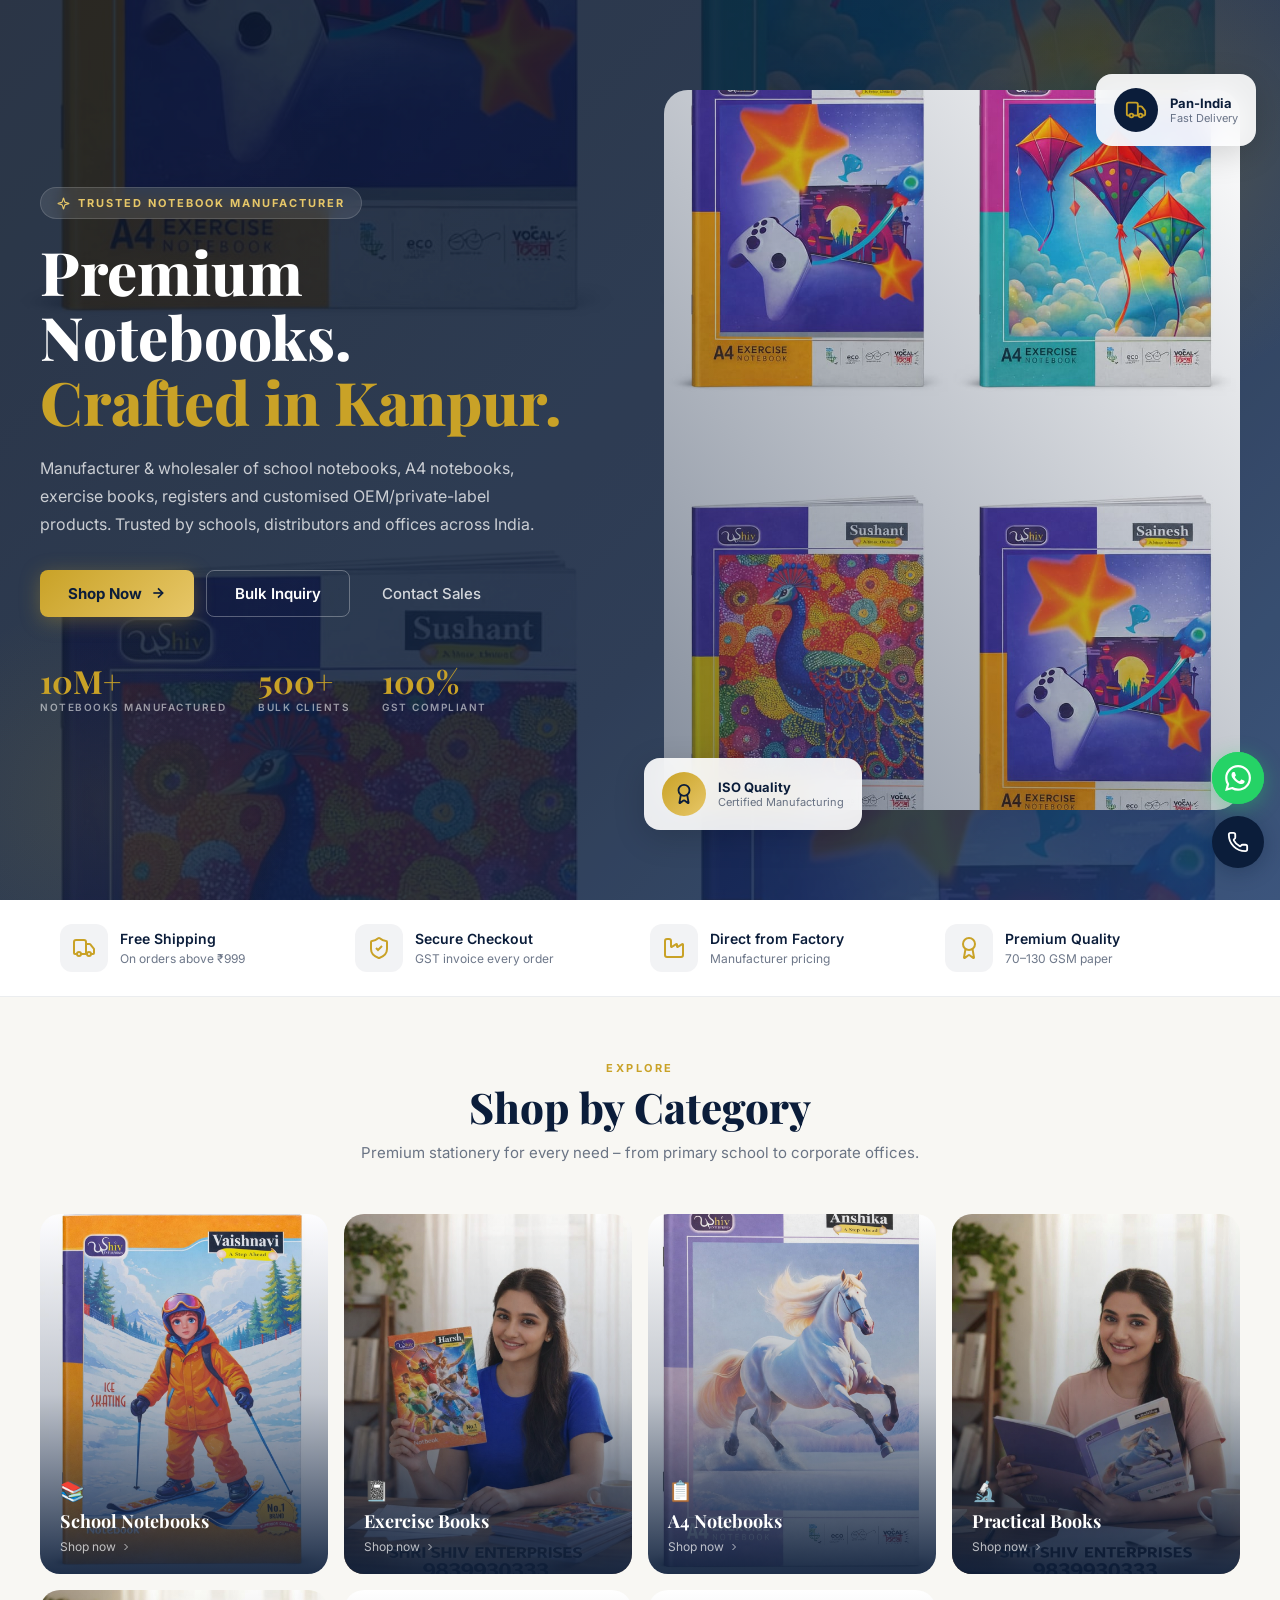
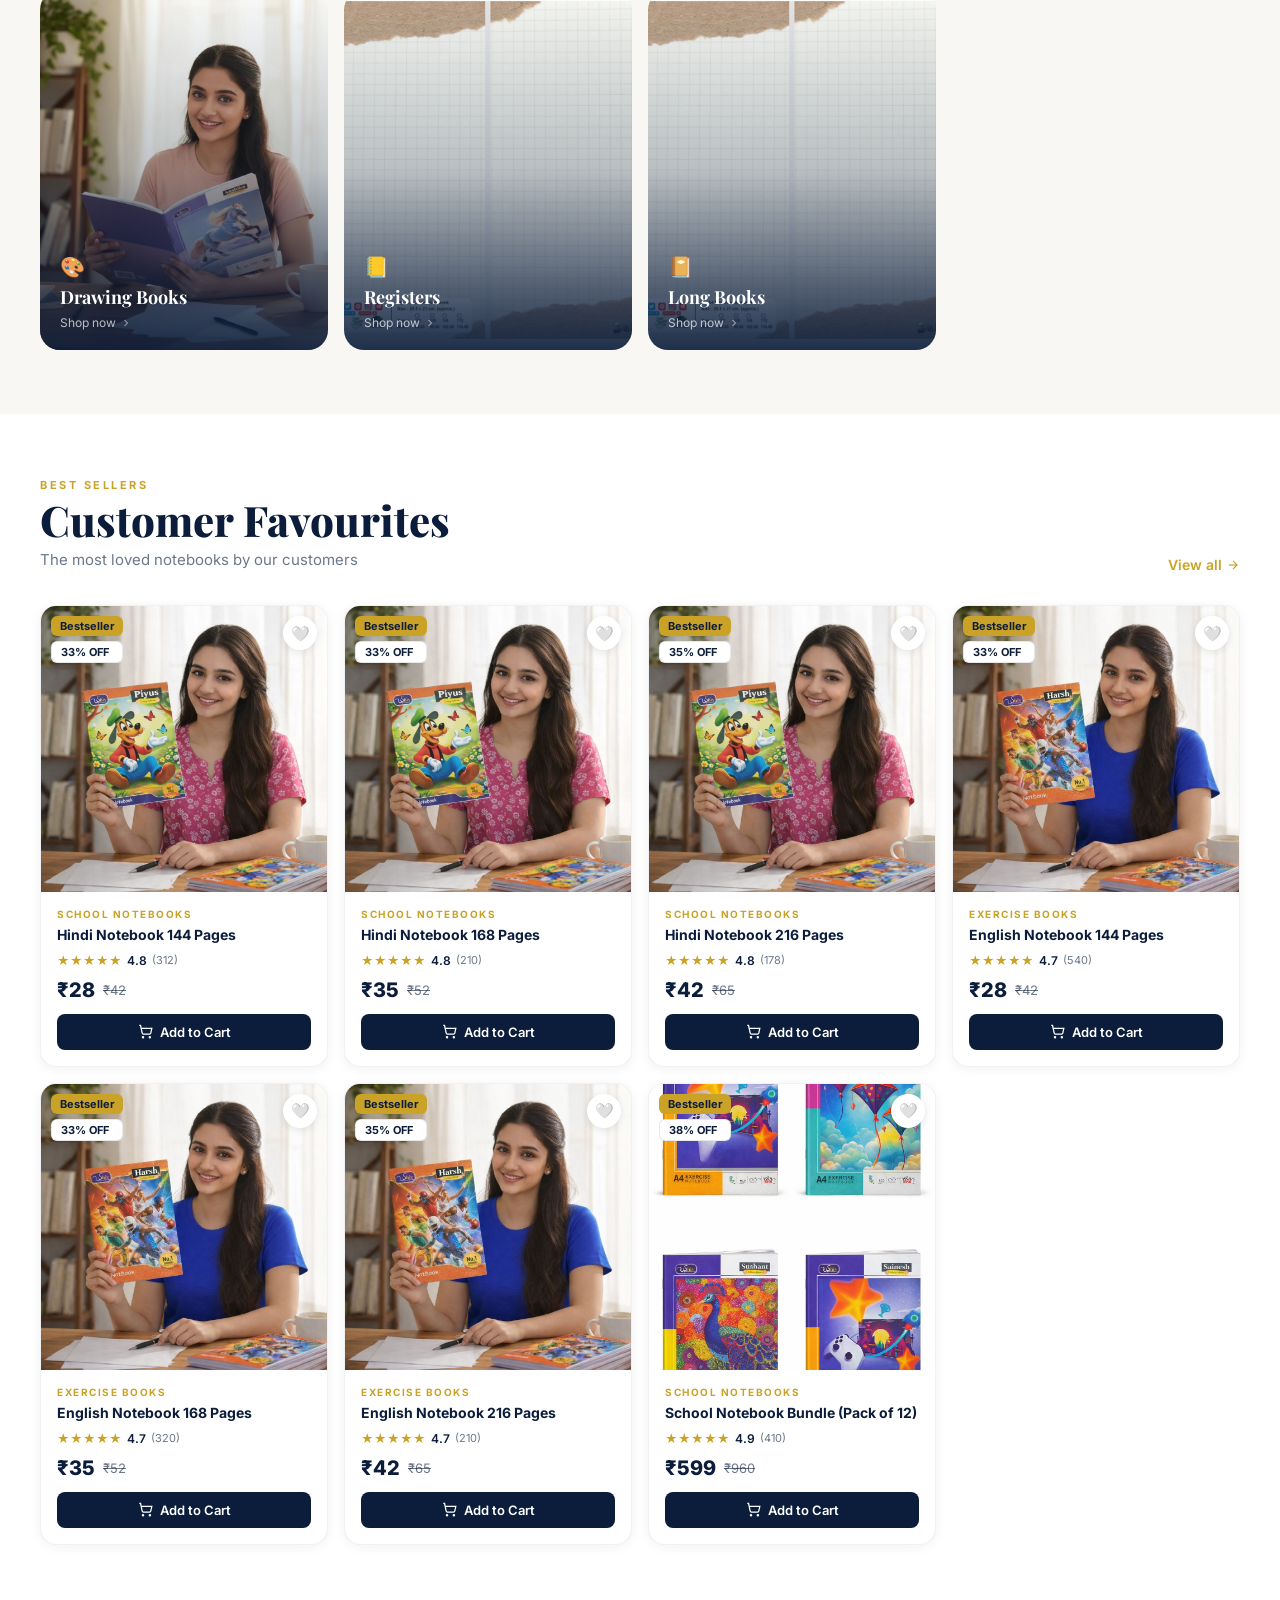
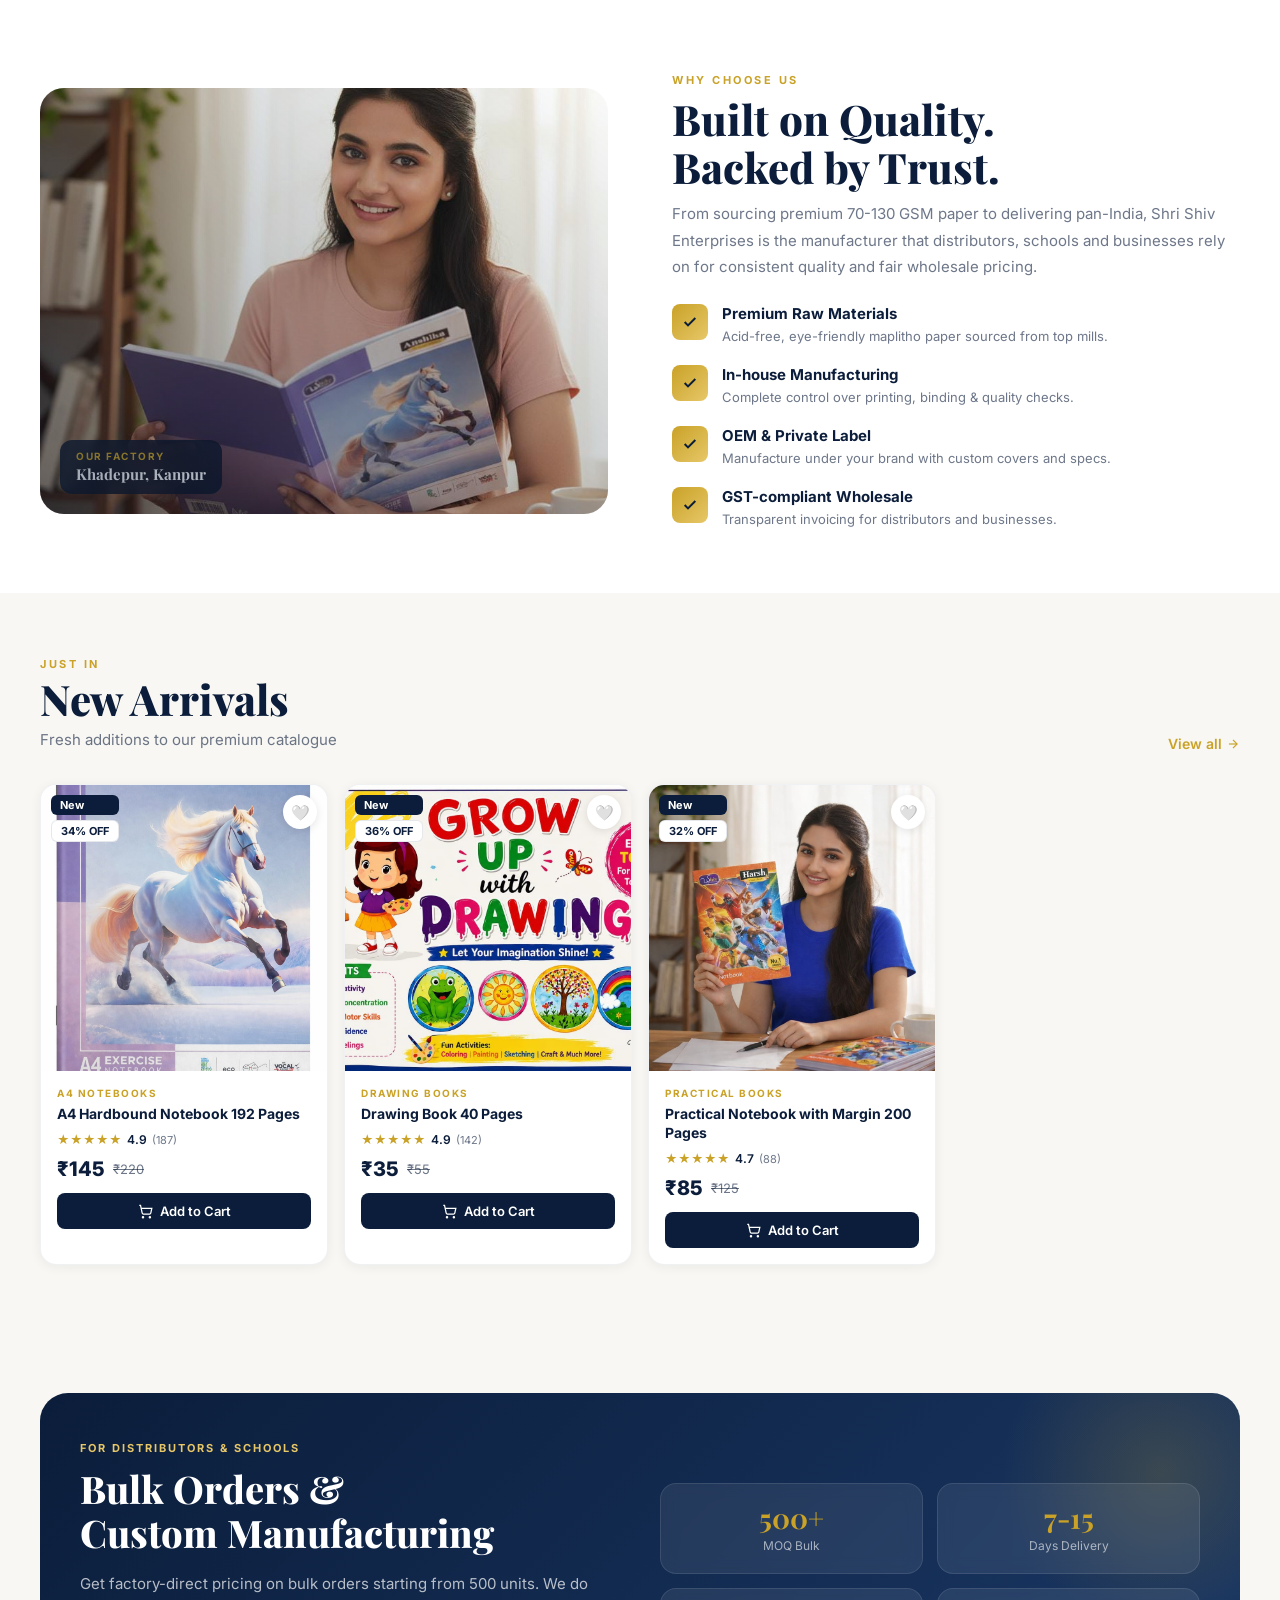
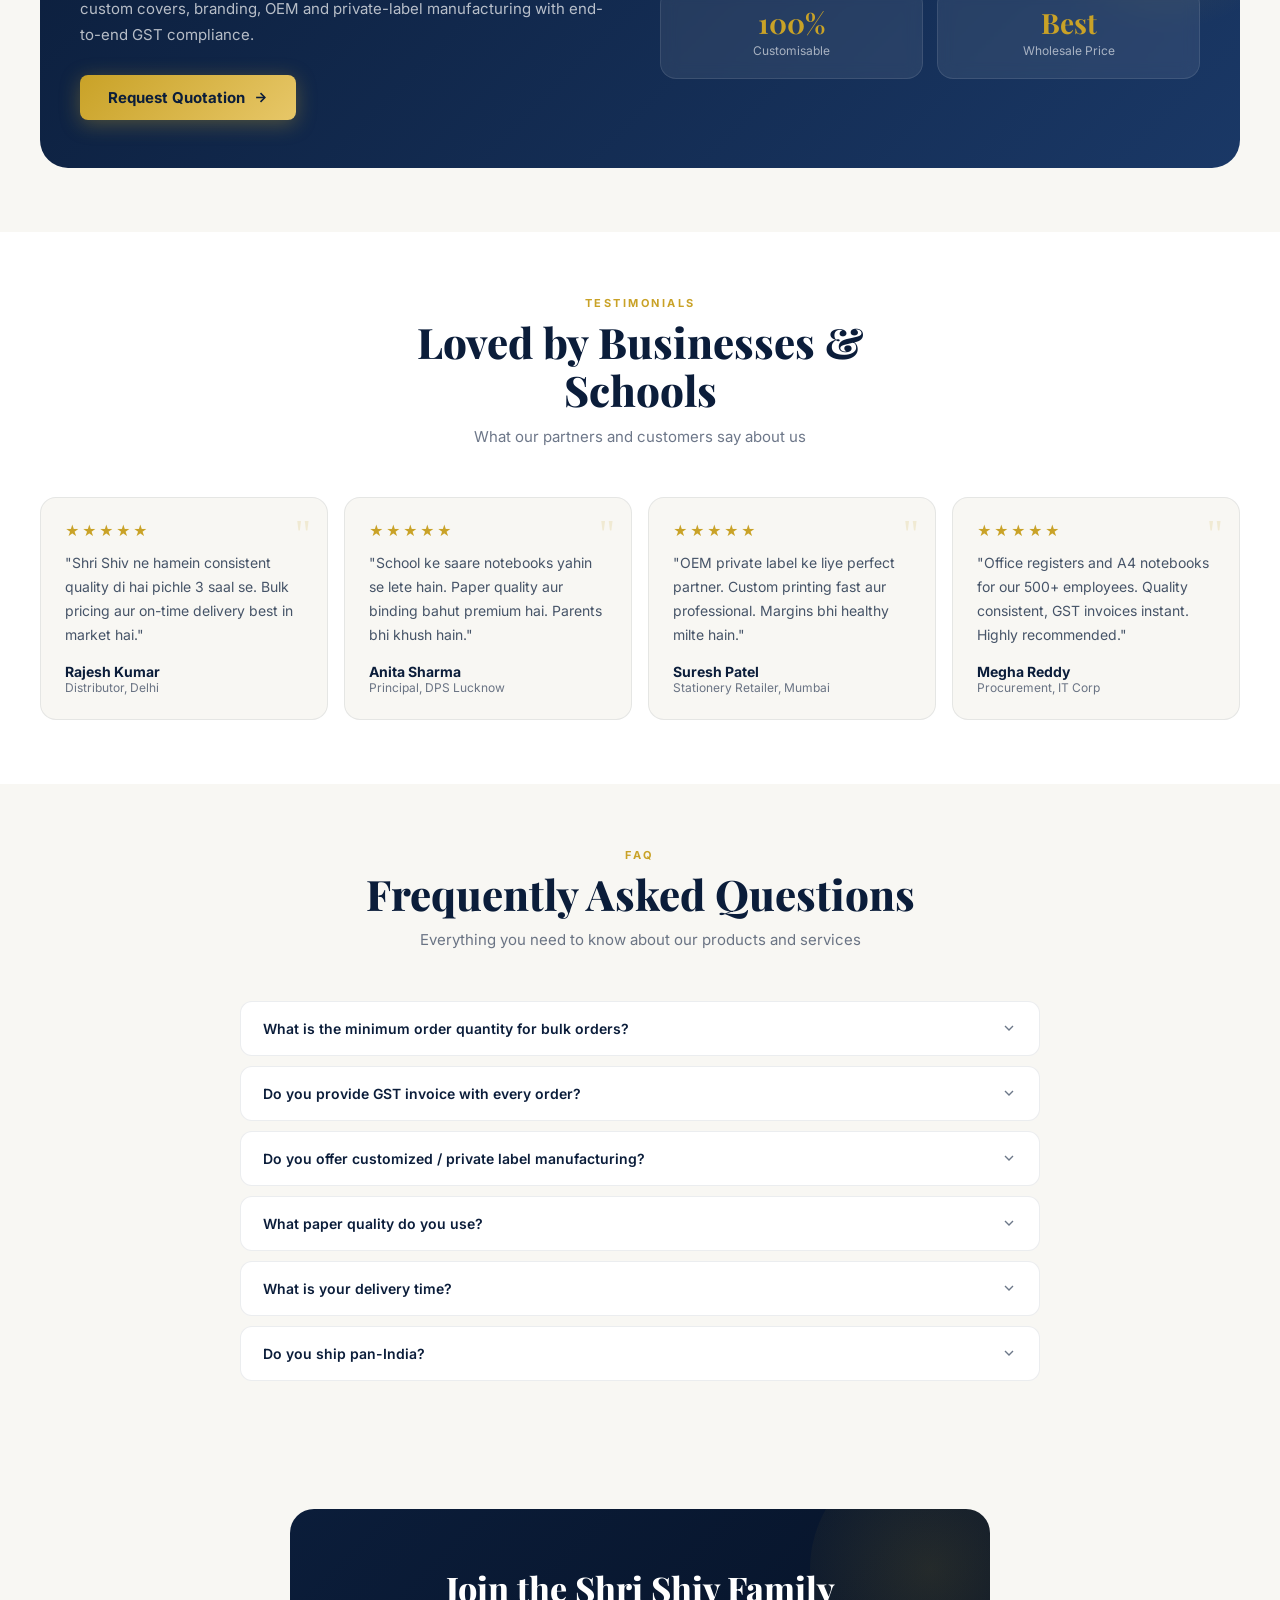
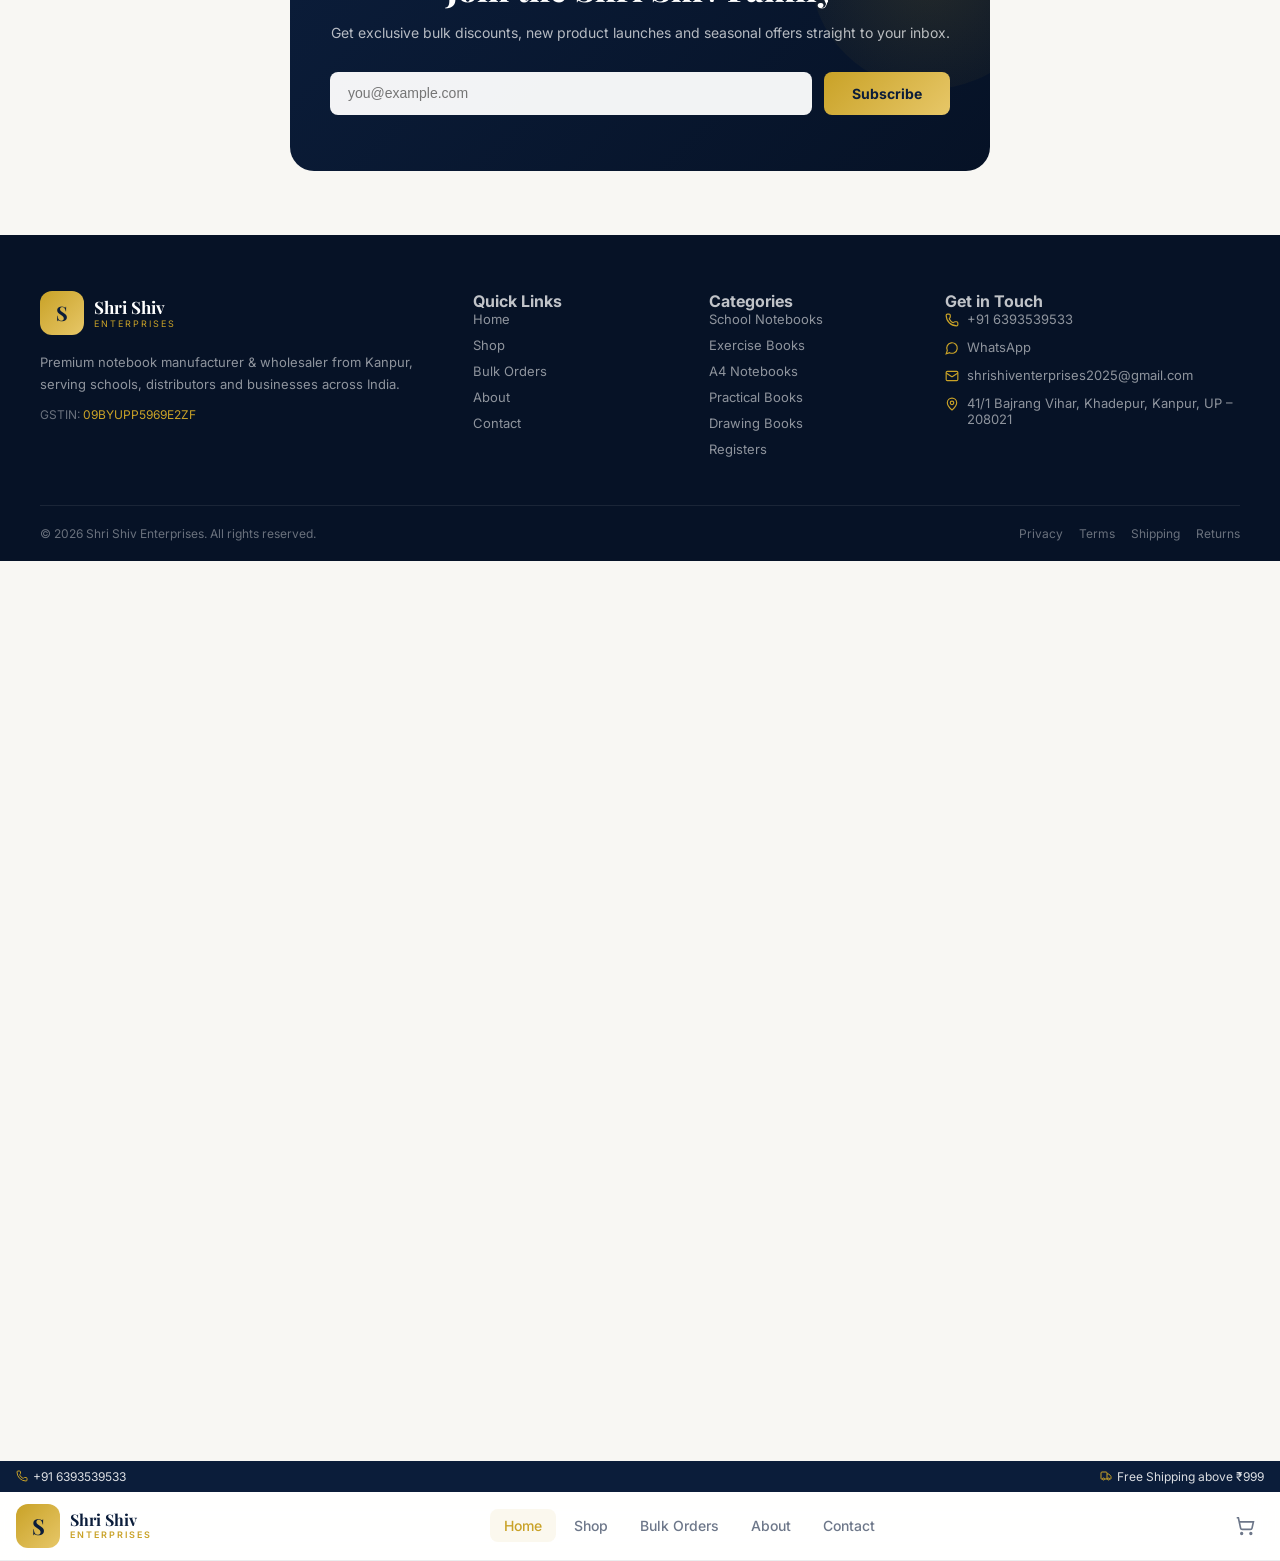
<file: index.html>
<!DOCTYPE html>
<html lang="en">
<head>
<meta charset="UTF-8"/>
<meta name="viewport" content="width=device-width,initial-scale=1"/>
<title>Shri Shiv Enterprises – Premium Notebooks & Registers Manufacturer | Kanpur</title>
<meta name="description" content="Manufacturer & Wholesaler of premium school notebooks, A4 notebooks, exercise books, registers, drawing books & OEM/Private label manufacturing. Kanpur, India."/>
<link href="https://fonts.googleapis.com/css2?family=Playfair+Display:wght@400;600;700;800&family=Inter:wght@300;400;500;600;700&display=swap" rel="stylesheet"/>
<style>
*,*::before,*::after{box-sizing:border-box;margin:0;padding:0}
:root{--navy:#0b1d3a;--navy2:#061226;--gold:#c9a227;--gold2:#e7c768;--bg:#f8f7f3;--white:#fff;--text:#0b1d3a;--muted:rgba(11,29,58,0.6);--border:rgba(11,29,58,0.08)}
html{scroll-behavior:smooth}
body{font-family:'Inter',sans-serif;background:var(--bg);color:var(--text);overflow-x:hidden}
a{text-decoration:none;color:inherit}
img{max-width:100%;display:block}
button{cursor:pointer;font-family:inherit;border:none;background:none}

/* PAGE SYSTEM */
.page{display:none}.page.active{display:block}.page.active.success-page{display:flex}.page.active.checkout-page{display:block}
.page.active{display:block}

/* TOPBAR */
.topbar{background:var(--navy);color:rgba(255,255,255,0.85);font-size:12px;padding:8px 16px;display:flex;justify-content:space-between;align-items:center;flex-wrap:wrap;gap:8px}
.topbar-left{display:flex;gap:20px;align-items:center}
.topbar-item{display:flex;align-items:center;gap:5px}
.topbar-item svg{color:var(--gold);flex-shrink:0}
.topbar-right{display:flex;gap:16px;align-items:center}

/* NAVBAR */
.navbar{position:sticky;top:0;z-index:100;background:rgba(255,255,255,0.92);backdrop-filter:blur(12px);border-bottom:1px solid var(--border);padding:12px 16px;display:flex;align-items:center;justify-content:space-between;gap:12px}
.nav-logo{display:flex;align-items:center;gap:10px;cursor:pointer}
.logo-box{width:44px;height:44px;border-radius:12px;background:linear-gradient(135deg,#c9a227,#e7c768);display:flex;align-items:center;justify-content:center;font-family:'Playfair Display',serif;font-size:22px;font-weight:700;color:var(--navy);flex-shrink:0}
.nav-brand{display:flex;flex-direction:column;line-height:1.15}
.nav-brand-name{font-family:'Playfair Display',serif;font-size:16px;font-weight:700;color:var(--navy)}
.nav-brand-sub{font-size:9px;text-transform:uppercase;letter-spacing:2px;color:var(--gold);font-weight:600}
.nav-links{display:none}
@media(min-width:1024px){.nav-links{display:flex;gap:4px;align-items:center}}
.nav-link{padding:8px 14px;border-radius:8px;font-size:14px;font-weight:500;color:var(--muted);transition:all .2s;cursor:pointer}
.nav-link:hover,.nav-link.active{color:var(--gold);background:rgba(201,162,39,0.08)}
.nav-actions{display:flex;align-items:center;gap:6px}
.nav-icon{width:38px;height:38px;border-radius:8px;display:flex;align-items:center;justify-content:center;color:var(--muted);transition:all .2s;cursor:pointer;position:relative}
.nav-icon:hover{background:var(--bg);color:var(--navy)}
.cart-badge{position:absolute;top:2px;right:2px;width:18px;height:18px;background:var(--gold);color:var(--navy);font-size:10px;font-weight:700;border-radius:50%;display:flex;align-items:center;justify-content:center;display:none}
.cart-badge.show{display:flex}
.menu-btn{display:flex}
@media(min-width:1024px){.menu-btn{display:none}}

/* MOBILE MENU */
.mobile-menu{position:fixed;inset:0;z-index:200;background:var(--navy2);color:white;padding:24px 20px;display:none;flex-direction:column;gap:8px;overflow-y:auto}
.mobile-menu.open{display:flex}
.mobile-menu-header{display:flex;justify-content:space-between;align-items:center;margin-bottom:20px}
.mobile-menu-link{padding:14px 0;font-size:16px;font-weight:500;border-bottom:1px solid rgba(255,255,255,0.08);cursor:pointer;transition:color .2s}
.mobile-menu-link:hover{color:var(--gold)}
.mobile-menu-cats{margin-top:16px}
.mobile-menu-cats h4{font-size:11px;text-transform:uppercase;letter-spacing:2px;color:var(--gold);margin-bottom:12px;font-weight:600}
.mobile-contact{margin-top:20px;display:flex;flex-direction:column;gap:12px}
.mobile-contact h4{font-size:11px;text-transform:uppercase;letter-spacing:2px;color:var(--gold);margin-bottom:4px;font-weight:600}
.mobile-contact a{color:rgba(255,255,255,0.7);font-size:14px}

/* HERO */
.hero{background:linear-gradient(135deg,var(--navy2) 0%,var(--navy) 60%,#1a3866 100%);color:white;padding:80px 20px;position:relative;overflow:hidden;min-height:100vh;display:flex;align-items:center}
.hero::before{content:'';position:absolute;inset:0;background:url('images/notebooks-a4-collection.jpg') center/cover;opacity:.15}
.hero-glow1{position:absolute;top:-100px;right:-100px;width:500px;height:500px;border-radius:50%;background:radial-gradient(circle,rgba(201,162,39,.2),transparent 70%)}
.hero-glow2{position:absolute;bottom:-100px;left:-100px;width:400px;height:400px;border-radius:50%;background:radial-gradient(circle,rgba(201,162,39,.1),transparent 70%)}
.hero-inner{max-width:1200px;margin:0 auto;width:100%;position:relative;z-index:1;display:grid;grid-template-columns:1fr;gap:48px}
@media(min-width:1024px){.hero-inner{grid-template-columns:1fr 1fr;align-items:center}}
.hero-badge{display:inline-flex;align-items:center;gap:8px;background:rgba(255,255,255,0.1);border:1px solid rgba(255,255,255,0.15);backdrop-filter:blur(8px);padding:8px 16px;border-radius:100px;font-size:11px;font-weight:700;letter-spacing:2px;text-transform:uppercase;color:var(--gold2);margin-bottom:20px}
.hero h1{font-family:'Playfair Display',serif;font-size:clamp(36px,5vw,60px);font-weight:800;line-height:1.08;margin-bottom:20px}
.hero h1 .gold{color:var(--gold)}
.hero-desc{color:rgba(255,255,255,0.75);font-size:16px;line-height:1.75;margin-bottom:32px;max-width:520px}
.hero-btns{display:flex;flex-wrap:wrap;gap:12px;margin-bottom:48px}
.btn-gold{background:linear-gradient(135deg,var(--gold),#e7c768);color:var(--navy);padding:13px 28px;border-radius:8px;font-size:15px;font-weight:700;display:inline-flex;align-items:center;gap:8px;transition:all .25s;box-shadow:0 4px 20px rgba(201,162,39,.35)}
.btn-gold:hover{opacity:.9;transform:translateY(-2px)}
.btn-outline{background:transparent;color:white;padding:13px 28px;border-radius:8px;font-size:15px;font-weight:600;border:1.5px solid rgba(255,255,255,.3);transition:all .25s}
.btn-outline:hover{background:white;color:var(--navy)}
.btn-ghost{background:transparent;color:rgba(255,255,255,.8);padding:13px 20px;border-radius:8px;font-size:15px;font-weight:500;transition:all .25s}
.btn-ghost:hover{background:rgba(255,255,255,.1)}
.hero-stats{display:flex;flex-wrap:wrap;gap:32px}
.hero-stat-num{font-family:'Playfair Display',serif;font-size:32px;font-weight:700;color:var(--gold);line-height:1}
.hero-stat-label{font-size:10px;text-transform:uppercase;letter-spacing:1.5px;color:rgba(255,255,255,.55);margin-top:4px;font-weight:600}
.hero-visual{position:relative}
.hero-img-wrap{border-radius:24px;overflow:hidden;position:relative;aspect-ratio:4/5}
.hero-img-wrap img{width:100%;height:100%;object-fit:cover}
.hero-img-wrap::after{content:'';position:absolute;inset:0;background:linear-gradient(to top right,rgba(11,29,58,.5),transparent)}
.hero-float{position:absolute;background:rgba(255,255,255,.9);backdrop-filter:blur(16px);border-radius:16px;padding:14px 18px;box-shadow:0 8px 32px rgba(0,0,0,.15);display:flex;align-items:center;gap:12px}
.hero-float-icon{width:44px;height:44px;border-radius:50%;display:flex;align-items:center;justify-content:center;flex-shrink:0}
.hero-float-1{bottom:-20px;left:-20px}
.hero-float-1 .hero-float-icon{background:linear-gradient(135deg,var(--gold),#e7c768)}
.hero-float-2{top:-16px;right:-16px}
.hero-float-2 .hero-float-icon{background:var(--navy)}
.hero-float-text .title{font-size:13px;font-weight:700;color:var(--navy)}
.hero-float-text .sub{font-size:11px;color:var(--muted)}

/* TRUST BAR */
.trust-bar{background:white;border-bottom:1px solid var(--border)}
.trust-bar-inner{max-width:1200px;margin:0 auto;padding:24px 20px;display:grid;grid-template-columns:repeat(2,1fr);gap:20px}
@media(min-width:768px){.trust-bar-inner{grid-template-columns:repeat(4,1fr)}}
.trust-item{display:flex;align-items:center;gap:12px}
.trust-icon{width:48px;height:48px;border-radius:12px;background:rgba(11,29,58,.05);display:flex;align-items:center;justify-content:center;flex-shrink:0}
.trust-text strong{font-size:14px;font-weight:600;color:var(--navy);display:block}
.trust-text span{font-size:12px;color:var(--muted)}

/* SECTION COMMONS */
.section{padding:64px 20px}
.section-inner{max-width:1200px;margin:0 auto}
.section-tag{font-size:11px;font-weight:700;letter-spacing:2.5px;text-transform:uppercase;color:var(--gold);margin-bottom:8px}
.section-title{font-family:'Playfair Display',serif;font-size:clamp(28px,4vw,42px);font-weight:800;color:var(--navy);line-height:1.15;margin-bottom:10px}
.section-sub{font-size:15px;color:var(--muted);line-height:1.65}
.section-header{text-align:center;max-width:600px;margin:0 auto 48px}

/* CATEGORIES */
.categories-bg{background:var(--bg)}
.cat-grid{display:grid;grid-template-columns:repeat(2,1fr);gap:16px}
@media(min-width:768px){.cat-grid{grid-template-columns:repeat(4,1fr)}}
.cat-card{border-radius:20px;overflow:hidden;position:relative;aspect-ratio:4/5;cursor:pointer}
.cat-card img{position:absolute;inset:0;width:100%;height:100%;object-fit:cover;transition:transform .5s ease}
.cat-card:hover img{transform:scale(1.07)}
.cat-card::after{content:'';position:absolute;inset:0;background:linear-gradient(to top,rgba(11,29,58,.92) 0%,rgba(11,29,58,.25) 50%,transparent 100%)}
.cat-overlay{position:absolute;bottom:0;left:0;right:0;padding:20px;z-index:1;color:white}
.cat-icon{margin-bottom:8px;color:var(--gold)}
.cat-name{font-family:'Playfair Display',serif;font-size:18px;font-weight:700;line-height:1.2;margin-bottom:6px}
.cat-cta{font-size:12px;color:rgba(255,255,255,.7);display:flex;align-items:center;gap:4px}

/* PRODUCTS GRID */
.products-header{display:flex;justify-content:space-between;align-items:flex-end;margin-bottom:32px}
.products-header-left .section-tag{margin-bottom:4px}
.view-all-btn{color:var(--gold);font-size:14px;font-weight:600;display:flex;align-items:center;gap:4px;transition:opacity .2s}
.view-all-btn:hover{opacity:.7}
.prod-grid{display:grid;grid-template-columns:repeat(2,1fr);gap:16px}
@media(min-width:1024px){.prod-grid{grid-template-columns:repeat(4,1fr)}}
.prod-card{background:white;border-radius:16px;overflow:hidden;border:1px solid rgba(11,29,58,.06);box-shadow:0 2px 12px rgba(11,29,58,.06);transition:all .3s;cursor:pointer}
.prod-card:hover{box-shadow:0 8px 32px rgba(11,29,58,.12);transform:translateY(-3px)}
.prod-img{position:relative;aspect-ratio:1;overflow:hidden;background:#f0f2f8}
.prod-img img{width:100%;height:100%;object-fit:cover;transition:transform .4s}
.prod-card:hover .prod-img img{transform:scale(1.05)}
.prod-badges{position:absolute;top:10px;left:10px;display:flex;flex-direction:column;gap:5px}
.badge{padding:3px 9px;border-radius:6px;font-size:11px;font-weight:700}
.badge-bestseller{background:var(--gold);color:var(--navy)}
.badge-new{background:var(--navy);color:white}
.badge-off{background:white;color:var(--navy);border:1px solid rgba(11,29,58,.1)}
.prod-wish{position:absolute;top:10px;right:10px;width:34px;height:34px;background:white;border-radius:50%;display:flex;align-items:center;justify-content:center;font-size:15px;box-shadow:0 2px 8px rgba(0,0,0,.1);transition:all .2s;cursor:pointer}
.prod-wish:hover{transform:scale(1.1)}
.prod-wish.active{background:#fff0f0}
.prod-body{padding:16px}
.prod-cat-label{font-size:10px;font-weight:700;letter-spacing:1.5px;text-transform:uppercase;color:var(--gold);margin-bottom:6px}
.prod-name{font-size:14px;font-weight:700;color:var(--navy);line-height:1.35;margin-bottom:8px}
.prod-rating{display:flex;align-items:center;gap:5px;margin-bottom:10px}
.prod-stars{color:var(--gold);font-size:12px}
.prod-rating-num{font-size:12px;font-weight:600;color:var(--navy)}
.prod-rating-count{font-size:11px;color:var(--muted)}
.prod-price{display:flex;align-items:center;gap:8px;margin-bottom:12px}
.prod-price-main{font-size:20px;font-weight:800;color:var(--navy)}
.prod-price-old{font-size:13px;color:var(--muted);text-decoration:line-through}
.add-cart-btn{width:100%;padding:10px;background:var(--navy);color:white;border-radius:8px;font-size:13px;font-weight:600;display:flex;align-items:center;justify-content:center;gap:7px;transition:all .2s}
.add-cart-btn:hover{background:#0d2448}

/* FACTORY */
.factory-section{background:white;padding:64px 20px}
.factory-grid{max-width:1200px;margin:0 auto;display:grid;grid-template-columns:1fr;gap:40px;align-items:center}
@media(min-width:1024px){.factory-grid{grid-template-columns:1fr 1fr;gap:64px}}
.factory-img{border-radius:24px;overflow:hidden;position:relative;aspect-ratio:4/3}
.factory-img img{width:100%;height:100%;object-fit:cover}
.factory-img::after{content:'';position:absolute;inset:0;background:linear-gradient(to top right,rgba(11,29,58,.4),transparent)}
.factory-label{position:absolute;bottom:20px;left:20px;background:rgba(6,18,38,.75);backdrop-filter:blur(12px);padding:10px 16px;border-radius:12px;color:white}
.factory-label .fl-tag{font-size:10px;text-transform:uppercase;letter-spacing:1.5px;color:var(--gold);font-weight:700;margin-bottom:2px}
.factory-label .fl-name{font-family:'Playfair Display',serif;font-weight:700;font-size:15px}
.why-points{display:flex;flex-direction:column;gap:18px;margin-top:24px}
.why-point{display:flex;align-items:flex-start;gap:14px}
.why-point-icon{width:36px;height:36px;border-radius:8px;background:linear-gradient(135deg,var(--gold),#e7c768);display:flex;align-items:center;justify-content:center;flex-shrink:0;color:var(--navy)}
.why-point-title{font-size:15px;font-weight:700;color:var(--navy);margin-bottom:3px}
.why-point-desc{font-size:13px;color:var(--muted);line-height:1.6}

/* BULK CTA */
.bulk-section{padding:64px 20px}
.bulk-card{max-width:1200px;margin:0 auto;background:linear-gradient(135deg,var(--navy) 0%,#1a3866 100%);border-radius:28px;padding:48px 40px;position:relative;overflow:hidden}
.bulk-glow{position:absolute;right:-80px;top:-80px;width:320px;height:320px;border-radius:50%;background:radial-gradient(circle,rgba(201,162,39,.2),transparent 70%)}
.bulk-grid{display:grid;grid-template-columns:1fr;gap:40px;position:relative;z-index:1}
@media(min-width:1024px){.bulk-grid{grid-template-columns:1fr 1fr;align-items:center}}
.bulk-tag{font-size:11px;font-weight:700;letter-spacing:2px;text-transform:uppercase;color:var(--gold2);margin-bottom:12px}
.bulk-title{font-family:'Playfair Display',serif;font-size:clamp(26px,3.5vw,38px);font-weight:800;color:white;line-height:1.15;margin-bottom:16px}
.bulk-desc{color:rgba(255,255,255,.7);font-size:15px;line-height:1.7;margin-bottom:28px}
.bulk-stats-grid{display:grid;grid-template-columns:repeat(2,1fr);gap:14px}
.bulk-stat-card{background:rgba(255,255,255,.08);border:1px solid rgba(255,255,255,.1);border-radius:16px;padding:20px;text-align:center;backdrop-filter:blur(8px)}
.bulk-stat-num{font-family:'Playfair Display',serif;font-size:28px;font-weight:700;color:var(--gold);line-height:1}
.bulk-stat-label{font-size:12px;color:rgba(255,255,255,.6);margin-top:6px}

/* TESTIMONIALS */
.testimonials-bg{background:white}
.testi-grid{display:flex;flex-direction:column;gap:16px}
@media(min-width:768px){.testi-grid{display:grid;grid-template-columns:repeat(2,1fr)}}
@media(min-width:1200px){.testi-grid{grid-template-columns:repeat(4,1fr)}}
.testi-card{background:var(--bg);border-radius:16px;padding:24px;border:1px solid var(--border);position:relative}
.testi-quote-icon{position:absolute;top:16px;right:16px;opacity:.15;font-size:40px;font-family:serif;color:var(--gold);line-height:1}
.testi-stars{display:flex;gap:2px;margin-bottom:12px}
.testi-star{color:var(--gold);font-size:14px}
.testi-text{font-size:14px;color:rgba(11,29,58,.75);line-height:1.7;margin-bottom:16px;font-style:normal}
.testi-name{font-size:14px;font-weight:700;color:var(--navy)}
.testi-role{font-size:12px;color:var(--muted)}

/* FAQ */
.faq-bg{background:var(--bg)}
.faq-inner{max-width:800px;margin:0 auto}
.faq-list{display:flex;flex-direction:column;gap:10px}
.faq-item{background:white;border-radius:12px;border:1px solid var(--border);overflow:hidden}
.faq-q{width:100%;display:flex;justify-content:space-between;align-items:center;padding:18px 22px;font-size:14px;font-weight:600;color:var(--navy);text-align:left;gap:12px;cursor:pointer}
.faq-q:hover{background:rgba(11,29,58,.02)}
.faq-chevron{flex-shrink:0;transition:transform .3s;color:var(--muted)}
.faq-item.open .faq-chevron{transform:rotate(180deg)}
.faq-a{max-height:0;overflow:hidden;transition:max-height .35s ease}
.faq-a-inner{padding:0 22px 18px;font-size:13px;color:var(--muted);line-height:1.75}
.faq-item.open .faq-a{max-height:300px}

/* NEWSLETTER */
.newsletter-section{padding:64px 20px}
.newsletter-card{max-width:700px;margin:0 auto;background:linear-gradient(135deg,var(--navy),var(--navy2));border-radius:24px;padding:56px 40px;text-align:center;position:relative;overflow:hidden}
.newsletter-glow{position:absolute;top:-60px;right:-60px;width:240px;height:240px;border-radius:50%;background:radial-gradient(circle,rgba(201,162,39,.15),transparent)}
.newsletter-card h2{font-family:'Playfair Display',serif;font-size:clamp(24px,4vw,34px);font-weight:800;color:white;margin-bottom:10px;position:relative;z-index:1}
.newsletter-card p{color:rgba(255,255,255,.7);margin-bottom:28px;font-size:14px;line-height:1.65;position:relative;z-index:1}
.newsletter-form{display:flex;flex-direction:column;gap:12px;position:relative;z-index:1}
@media(min-width:500px){.newsletter-form{flex-direction:row}}
.newsletter-input{flex:1;padding:13px 18px;border-radius:8px;border:none;background:rgba(255,255,255,.95);font-size:14px;color:var(--navy);outline:none}
.newsletter-input:focus{box-shadow:0 0 0 3px rgba(201,162,39,.4)}
.newsletter-btn{padding:13px 28px;background:linear-gradient(135deg,var(--gold),#e7c768);color:var(--navy);border-radius:8px;font-size:14px;font-weight:700;white-space:nowrap}

/* FOOTER */
footer{background:var(--navy2);color:rgba(255,255,255,.75);padding:56px 20px 0}
.footer-grid{max-width:1200px;margin:0 auto;display:grid;grid-template-columns:1fr;gap:40px;padding-bottom:48px}
@media(min-width:768px){.footer-grid{grid-template-columns:2fr 1fr 1fr 1.5fr}}
.footer-logo{display:flex;align-items:center;gap:10px;margin-bottom:16px}
.footer-brand-name{font-family:'Playfair Display',serif;font-size:17px;font-weight:700;color:white}
.footer-brand-sub{font-size:9px;text-transform:uppercase;letter-spacing:2px;color:var(--gold)}
.footer-desc{font-size:13px;color:rgba(255,255,255,.55);line-height:1.7;margin-bottom:12px}
.footer-gstin{font-size:12px;color:rgba(255,255,255,.4)}
.footer-gstin span{color:var(--gold)}
.footer-col h4{font-size:13px;font-weight:700;color:white;margin-bottom:16px}
.footer-links{display:flex;flex-direction:column;gap:10px}
.footer-links a,.footer-links button{font-size:13px;color:rgba(255,255,255,.55);transition:color .2s;cursor:pointer;text-align:left}
.footer-links a:hover,.footer-links button:hover{color:var(--gold)}
.footer-contact-item{display:flex;align-items:flex-start;gap:8px;font-size:13px;color:rgba(255,255,255,.55);margin-bottom:12px}
.footer-contact-item svg{color:var(--gold);flex-shrink:0;margin-top:2px}
.footer-contact-item a{color:rgba(255,255,255,.55);transition:color .2s}
.footer-contact-item a:hover{color:var(--gold)}
.footer-bottom{max-width:1200px;margin:0 auto;border-top:1px solid rgba(255,255,255,.08);padding:20px 0;display:flex;flex-wrap:wrap;justify-content:space-between;align-items:center;gap:12px;font-size:12px;color:rgba(255,255,255,.4)}
.footer-bottom-links{display:flex;gap:16px}
.footer-bottom-links button{font-size:12px;color:rgba(255,255,255,.4);transition:color .2s;cursor:pointer}
.footer-bottom-links button:hover{color:var(--gold)}

/* SHOP PAGE */
.shop-page{background:var(--bg);min-height:100vh;padding:24px 20px 64px}
.shop-inner{max-width:1200px;margin:0 auto}
.breadcrumb{font-size:13px;color:var(--muted);margin-bottom:16px;display:flex;align-items:center;gap:8px}
.breadcrumb span{cursor:pointer;transition:color .2s}
.breadcrumb span:hover{color:var(--gold)}
.shop-title{font-family:'Playfair Display',serif;font-size:32px;font-weight:800;color:var(--navy);margin-bottom:4px}
.shop-count{font-size:14px;color:var(--muted);margin-bottom:24px}
.shop-filters{background:white;border-radius:16px;padding:20px;border:1px solid var(--border);margin-bottom:24px}
.shop-search{position:relative;margin-bottom:20px}
.shop-search input{width:100%;padding:12px 16px 12px 44px;border:1.5px solid var(--border);border-radius:10px;font-size:14px;outline:none;background:var(--bg);transition:border .2s}
.shop-search input:focus{border-color:var(--gold)}
.shop-search svg{position:absolute;left:14px;top:50%;transform:translateY(-50%);color:var(--muted)}
.filter-title{font-size:14px;font-weight:700;color:var(--navy);margin-bottom:12px}
.filter-cats{display:flex;flex-direction:column;gap:4px}
.filter-cat{padding:10px 14px;border-radius:8px;font-size:14px;color:var(--muted);cursor:pointer;transition:all .2s;text-align:left}
.filter-cat:hover,.filter-cat.active{background:var(--navy);color:white}
.promo-banner{background:var(--navy);border-radius:14px;padding:20px;margin-top:16px;color:white}
.promo-banner .pb-tag{color:var(--gold);font-size:18px;margin-bottom:8px}
.promo-banner h3{font-size:16px;font-weight:700;margin-bottom:4px}
.promo-banner p{font-size:13px;color:rgba(255,255,255,.7)}
.promo-banner .promo-code{color:var(--gold);font-weight:700}
.shop-results-bar{display:flex;justify-content:space-between;align-items:center;margin-bottom:16px;flex-wrap:wrap;gap:10px}
.shop-results-count{font-size:14px;color:var(--muted)}
.shop-sort select{padding:8px 14px;border:1.5px solid var(--border);border-radius:8px;font-size:14px;background:white;color:var(--navy);outline:none}

/* CHECKOUT PAGE */
.checkout-page{background:var(--bg);min-height:100vh;padding:24px 20px 64px}
.checkout-inner{max-width:680px;margin:0 auto}
.checkout-title{font-family:'Playfair Display',serif;font-size:32px;font-weight:800;color:var(--navy);margin-bottom:32px}
.checkout-card{background:white;border-radius:16px;padding:24px;border:1px solid var(--border);margin-bottom:20px}
.checkout-section-title{font-size:16px;font-weight:700;color:var(--navy);margin-bottom:20px;display:flex;align-items:center;gap:10px}
.checkout-section-title svg{color:var(--gold)}
.form-group{margin-bottom:16px}
.form-label{display:block;font-size:13px;font-weight:600;color:var(--navy);margin-bottom:6px}
.form-label span{color:var(--muted);font-weight:400}
.form-input{width:100%;padding:12px 14px;border:1.5px solid var(--border);border-radius:8px;font-size:14px;color:var(--navy);background:var(--bg);outline:none;transition:border .2s;font-family:inherit}
.form-input:focus{border-color:var(--gold);background:white}
.form-row{display:grid;grid-template-columns:1fr 1fr;gap:14px}
.payment-option{border:2px solid var(--border);border-radius:12px;padding:16px;cursor:pointer;transition:all .2s;margin-bottom:10px}
.payment-option.selected{border-color:var(--gold);background:rgba(201,162,39,.05)}
.payment-radio{display:flex;align-items:flex-start;gap:12px}
.radio-circle{width:18px;height:18px;border-radius:50%;border:2px solid var(--border);flex-shrink:0;margin-top:2px;display:flex;align-items:center;justify-content:center;transition:all .2s}
.payment-option.selected .radio-circle{border-color:var(--gold);background:var(--gold)}
.payment-option.selected .radio-circle::after{content:'';width:6px;height:6px;border-radius:50%;background:white}
.payment-label-title{font-size:14px;font-weight:700;color:var(--navy)}
.payment-label-sub{font-size:12px;color:var(--muted);margin-top:2px}
.recommended-badge{background:transparent;border:1px solid var(--gold);color:var(--gold);font-size:11px;font-weight:600;padding:2px 8px;border-radius:20px;margin-left:8px}
.order-summary-item{display:flex;align-items:center;gap:14px;padding:14px 0;border-bottom:1px solid var(--border)}
.order-summary-item:last-child{border-bottom:none}
.order-item-img{width:56px;height:56px;border-radius:8px;object-fit:cover;background:#f0f2f8;flex-shrink:0}
.order-item-name{font-size:14px;font-weight:600;color:var(--navy);flex:1}
.order-item-qty{font-size:12px;color:var(--muted)}
.order-item-price{font-size:14px;font-weight:700;color:var(--navy)}
.order-totals{padding-top:16px;display:flex;flex-direction:column;gap:10px}
.order-total-row{display:flex;justify-content:space-between;font-size:14px;color:var(--muted)}
.order-total-row.grand{font-size:17px;font-weight:800;color:var(--navy);padding-top:12px;border-top:2px solid var(--border);margin-top:4px}
.place-order-btn{width:100%;padding:16px;background:linear-gradient(135deg,var(--gold),#e7c768);color:var(--navy);border-radius:10px;font-size:16px;font-weight:700;margin-top:20px;transition:all .2s;box-shadow:0 4px 20px rgba(201,162,39,.3)}
.place-order-btn:hover{opacity:.9;transform:translateY(-1px)}
.place-order-note{text-align:center;font-size:12px;color:var(--muted);margin-top:10px}

/* ORDER SUCCESS */
.success-page{background:var(--bg);min-height:100vh;padding:48px 20px;display:flex;align-items:center;justify-content:center}
.success-card{background:white;border-radius:24px;padding:48px 32px;max-width:560px;width:100%;text-align:center;box-shadow:0 4px 32px rgba(11,29,58,.08)}
.success-icon{width:72px;height:72px;background:linear-gradient(135deg,var(--gold),#e7c768);border-radius:50%;display:flex;align-items:center;justify-content:center;margin:0 auto 20px;font-size:32px}
.success-title{font-family:'Playfair Display',serif;font-size:26px;font-weight:800;color:var(--navy);margin-bottom:8px}
.success-sub{font-size:15px;color:var(--muted);margin-bottom:28px;line-height:1.6}
.success-order-card{background:var(--bg);border-radius:14px;padding:20px;margin-bottom:24px;text-align:left}
.success-row{display:flex;justify-content:space-between;font-size:14px;padding:8px 0;border-bottom:1px solid var(--border)}
.success-row:last-child{border-bottom:none}
.success-row .label{color:var(--muted)}
.success-row .val{font-weight:600;color:var(--navy)}
.success-btns{display:flex;flex-direction:column;gap:10px}

/* FLOATING */
.floating-wa{position:fixed;bottom:96px;right:16px;z-index:9999;width:52px;height:52px;background:#25D366;border-radius:50%;display:flex;align-items:center;justify-content:center;box-shadow:0 4px 20px rgba(37,211,102,.4)}
.floating-wa::before{content:'';position:absolute;inset:0;border-radius:50%;background:#25D366;animation:waPulse 2s infinite;z-index:-1}
@keyframes waPulse{0%,100%{transform:scale(1);opacity:.4}50%{transform:scale(1.4);opacity:0}}
.floating-call{position:fixed;bottom:32px;right:16px;z-index:9999;width:52px;height:52px;background:var(--navy);border-radius:50%;display:flex;align-items:center;justify-content:center;box-shadow:0 4px 20px rgba(11,29,58,.3)}

/* CART DRAWER */
.cart-backdrop{position:fixed;inset:0;background:rgba(0,0,0,.5);z-index:500;opacity:0;pointer-events:none;transition:opacity .3s}
.cart-backdrop.open{opacity:1;pointer-events:all}
.cart-drawer{position:fixed;top:0;right:-110%;width:100%;max-width:420px;height:100vh;background:white;z-index:501;display:flex;flex-direction:column;transition:right .35s cubic-bezier(.4,0,.2,1);box-shadow:-4px 0 32px rgba(0,0,0,.1)}
.cart-drawer.open{right:0}
.cart-head{padding:20px;border-bottom:1px solid var(--border);display:flex;justify-content:space-between;align-items:center}
.cart-head h3{font-size:18px;font-weight:700;color:var(--navy)}
.cart-close{width:34px;height:34px;border-radius:8px;background:var(--bg);display:flex;align-items:center;justify-content:center;cursor:pointer;font-size:18px;color:var(--muted)}
.cart-body{flex:1;overflow-y:auto;padding:16px 20px}
.cart-empty-state{text-align:center;padding:60px 20px;color:var(--muted)}
.cart-empty-state .empty-icon{font-size:56px;margin-bottom:14px}
.cart-item{display:flex;gap:12px;padding:14px 0;border-bottom:1px solid var(--border)}
.cart-item-img{width:60px;height:60px;border-radius:10px;object-fit:cover;background:var(--bg);flex-shrink:0}
.cart-item-info{flex:1;min-width:0}
.cart-item-name{font-size:13px;font-weight:600;color:var(--navy);margin-bottom:4px;white-space:nowrap;overflow:hidden;text-overflow:ellipsis}
.cart-item-price{font-size:15px;font-weight:700;color:var(--navy);margin-bottom:8px}
.cart-qty{display:flex;align-items:center;gap:8px}
.qty-btn{width:28px;height:28px;border-radius:7px;border:1.5px solid var(--border);display:flex;align-items:center;justify-content:center;font-size:15px;font-weight:700;cursor:pointer;transition:all .2s;color:var(--navy)}
.qty-btn:hover{border-color:var(--navy);background:var(--navy);color:white}
.qty-num{font-size:14px;font-weight:700;min-width:20px;text-align:center}
.cart-foot{padding:16px 20px;border-top:1px solid var(--border)}
.cart-subtotal{display:flex;justify-content:space-between;font-size:14px;color:var(--muted);margin-bottom:8px}
.cart-gst{display:flex;justify-content:space-between;font-size:14px;color:var(--muted);margin-bottom:8px}
.cart-ship{display:flex;justify-content:space-between;font-size:14px;color:var(--muted);margin-bottom:12px}
.cart-total{display:flex;justify-content:space-between;font-size:18px;font-weight:800;color:var(--navy);padding-top:12px;border-top:2px solid var(--border);margin-bottom:16px}
.cart-checkout-btn{width:100%;padding:14px;background:var(--navy);color:white;border-radius:10px;font-size:15px;font-weight:700;margin-bottom:10px}
.cart-checkout-btn:hover{background:#0d2448}


/* STICKY CART BAR */
.sticky-cart-bar{position:fixed;bottom:0;left:0;right:0;z-index:996;background:var(--navy);padding:12px 20px;display:none;align-items:center;justify-content:space-between;box-shadow:0 -4px 20px rgba(0,0,0,.2)}
.sticky-cart-bar.show{display:flex}
.sticky-cart-info{color:white;font-size:14px;font-weight:600}
.sticky-cart-info span{color:var(--gold)}
.sticky-cart-btns{display:flex;gap:10px}
.sticky-view-cart{background:rgba(255,255,255,.15);color:white;padding:10px 18px;border-radius:8px;font-size:14px;font-weight:600;border:1.5px solid rgba(255,255,255,.3)}
.sticky-checkout{background:linear-gradient(135deg,var(--gold),#e7c768);color:var(--navy);padding:10px 20px;border-radius:8px;font-size:14px;font-weight:700}

/* TOAST */
.toast{position:fixed;bottom:90px;left:50%;transform:translateX(-50%) translateY(30px);background:var(--navy);color:white;padding:12px 22px;border-radius:10px;font-size:13px;font-weight:600;z-index:9999;opacity:0;transition:all .3s;white-space:nowrap;box-shadow:0 4px 20px rgba(0,0,0,.2)}
.toast.show{opacity:1;transform:translateX(-50%) translateY(0)}

@media(max-width:480px){
.bulk-card{padding:32px 24px}
.newsletter-card{padding:40px 24px}
.hero-float{display:none}
}
</style>
</head>
<body>

<!-- PAGES -->
<div id="homePage" class="page active"></div>
<div id="shopPage" class="page shop-page"></div>
<div id="checkoutPage" class="page checkout-page"></div>
<div id="successPage" class="page success-page"></div>

<!-- TOPBAR -->
<div class="topbar">
  <div class="topbar-left">
    <div class="topbar-item">
      <svg width="12" height="12" viewBox="0 0 24 24" fill="none" stroke="currentColor" stroke-width="2"><path d="M13.832 16.568a1 1 0 0 0 1.213-.303l.355-.465A2 2 0 0 1 17 15h3a2 2 0 0 1 2 2v3a2 2 0 0 1-2 2A18 18 0 0 1 2 4a2 2 0 0 1 2-2h3a2 2 0 0 1 2 2v3a2 2 0 0 1-.8 1.6l-.468.351a1 1 0 0 0-.292 1.233 14 14 0 0 0 6.392 6.384"/></svg>
      +91 6393539533
    </div>
    <div class="topbar-item" style="display:none" id="emailTopbar">
      <svg width="12" height="12" viewBox="0 0 24 24" fill="none" stroke="currentColor" stroke-width="2"><path d="m22 7-8.991 5.727a2 2 0 0 1-2.009 0L2 7"/><rect x="2" y="4" width="20" height="16" rx="2"/></svg>
      shrishiventerprises2025@gmail.com
    </div>
  </div>
  <div class="topbar-right">
    <div class="topbar-item">
      <svg width="12" height="12" viewBox="0 0 24 24" fill="none" stroke="currentColor" stroke-width="2"><path d="M14 18V6a2 2 0 0 0-2-2H4a2 2 0 0 0-2 2v11a1 1 0 0 0 1 1h2"/><path d="M15 18H9"/><path d="M19 18h2a1 1 0 0 0 1-1v-3.65a1 1 0 0 0-.22-.624l-3.48-4.35A1 1 0 0 0 17.52 8H14"/><circle cx="17" cy="18" r="2"/><circle cx="7" cy="18" r="2"/></svg>
      Free Shipping above ₹999
    </div>
  </div>
</div>

<!-- NAVBAR -->
<nav class="navbar" id="mainNav">
  <div class="nav-logo" onclick="goHome()">
    <div class="logo-box">S</div>
    <div class="nav-brand">
      <span class="nav-brand-name">Shri Shiv</span>
      <span class="nav-brand-sub">Enterprises</span>
    </div>
  </div>
  <div class="nav-links">
    <div class="nav-link active" onclick="goHome()">Home</div>
    <div class="nav-link" onclick="goShop()">Shop</div>
    <div class="nav-link" onclick="scrollToBulk()">Bulk Orders</div>
    <div class="nav-link" onclick="scrollToAbout()">About</div>
    <div class="nav-link" onclick="scrollToContact()">Contact</div>
  </div>
  <div class="nav-actions">
    <div class="nav-icon" onclick="openCart()" title="Cart">
      <svg width="20" height="20" viewBox="0 0 24 24" fill="none" stroke="currentColor" stroke-width="2"><circle cx="8" cy="21" r="1"/><circle cx="19" cy="21" r="1"/><path d="M2.05 2.05h2l2.66 12.42a2 2 0 0 0 2 1.58h9.78a2 2 0 0 0 1.95-1.57l1.65-7.43H5.12"/></svg>
      <span class="cart-badge" id="cartBadge">0</span>
    </div>
    <div class="nav-icon menu-btn" onclick="openMenu()">
      <svg width="20" height="20" viewBox="0 0 24 24" fill="none" stroke="currentColor" stroke-width="2"><path d="M4 12h16"/><path d="M4 18h16"/><path d="M4 6h16"/></svg>
    </div>
  </div>
</nav>

<!-- MOBILE MENU -->
<div class="mobile-menu" id="mobileMenu">
  <div class="mobile-menu-header">
    <div style="display:flex;align-items:center;gap:10px">
      <div class="logo-box" style="width:38px;height:38px;font-size:18px">S</div>
      <div><div style="font-family:'Playfair Display',serif;font-size:15px;font-weight:700;color:white">Shri Shiv</div><div style="font-size:9px;text-transform:uppercase;letter-spacing:2px;color:var(--gold)">Enterprises</div></div>
    </div>
    <div onclick="closeMenu()" style="cursor:pointer;font-size:22px;color:rgba(255,255,255,.6)">✕</div>
  </div>
  <div class="mobile-menu-link" onclick="goHome();closeMenu()">Home</div>
  <div class="mobile-menu-link" onclick="goShop();closeMenu()">Shop</div>
  <div class="mobile-menu-link" onclick="scrollToBulk();closeMenu()">Bulk Orders</div>
  <div class="mobile-menu-link" onclick="scrollToAbout();closeMenu()">About</div>
  <div class="mobile-menu-link" onclick="scrollToContact();closeMenu()">Contact</div>
  <div class="mobile-menu-cats">
    <h4>Categories</h4>
    <div class="mobile-menu-link" style="font-size:14px;padding:10px 0" onclick="goShop('School Notebooks');closeMenu()">School Notebooks</div>
    <div class="mobile-menu-link" style="font-size:14px;padding:10px 0" onclick="goShop('Exercise Books');closeMenu()">Exercise Books</div>
    <div class="mobile-menu-link" style="font-size:14px;padding:10px 0" onclick="goShop('A4 Notebooks');closeMenu()">A4 Notebooks</div>
    <div class="mobile-menu-link" style="font-size:14px;padding:10px 0" onclick="goShop('Drawing Books');closeMenu()">Drawing Books</div>
    <div class="mobile-menu-link" style="font-size:14px;padding:10px 0" onclick="goShop('Registers');closeMenu()">Registers</div>
  </div>
  <div class="mobile-contact">
    <h4>Get in Touch</h4>
    <a href="tel:+916393539533">📞 +91 6393539533</a>
    <a href="https://wa.me/916393539533" target="_blank">💬 WhatsApp</a>
    <a href="mailto:shrishiventerprises2025@gmail.com">✉️ shrishiventerprises2025@gmail.com</a>
  </div>
</div>

<!-- CART DRAWER -->
<div class="cart-backdrop" id="cartBackdrop" onclick="closeCart()"></div>
<div class="cart-drawer" id="cartDrawer">
  <div class="cart-head">
    <h3>🛒 Your Cart</h3>
    <div class="cart-close" onclick="closeCart()">✕</div>
  </div>
  <div class="cart-body" id="cartBody">
    <div class="cart-empty-state"><div class="empty-icon">🛒</div><p>Your cart is empty</p></div>
  </div>
  <div class="cart-foot" id="cartFoot" style="display:none">
    <div class="cart-subtotal"><span>Subtotal</span><span id="cSub">₹0</span></div>
    <div class="cart-gst"><span>GST (0%)</span><span id="cGst">₹0</span></div>
    <div class="cart-ship"><span>Shipping</span><span id="cShip">₹60</span></div>
    <div class="cart-total"><span>Total</span><span id="cTotal">₹0</span></div>
    <button class="cart-checkout-btn" onclick="goCheckout()">Proceed to Checkout</button>
  </div>
</div>

<!-- FLOATING BUTTONS -->
<a class="floating-wa" href="https://wa.me/916393539533?text=Hello%20Shri%20Shiv%20Enterprises!%20I%20want%20to%20enquire%20about%20notebooks." target="_blank">
  <svg width="26" height="26" viewBox="0 0 24 24" fill="white"><path d="M17.472 14.382c-.297-.149-1.758-.867-2.03-.967-.273-.099-.471-.148-.67.15-.197.297-.767.966-.94 1.164-.173.199-.347.223-.644.075-.297-.15-1.255-.463-2.39-1.475-.883-.788-1.48-1.761-1.653-2.059-.173-.297-.018-.458.13-.606.134-.133.298-.347.446-.52.149-.174.198-.298.298-.497.099-.198.05-.371-.025-.52-.075-.149-.669-1.612-.916-2.207-.242-.579-.487-.5-.669-.51-.173-.008-.371-.01-.57-.01-.198 0-.52.074-.792.372-.272.297-1.04 1.016-1.04 2.479 0 1.462 1.065 2.875 1.213 3.074.149.198 2.096 3.2 5.077 4.487.709.306 1.262.489 1.694.625.712.227 1.36.195 1.871.118.571-.085 1.758-.719 2.006-1.413.248-.694.248-1.289.173-1.413-.074-.124-.272-.198-.57-.347m-5.421 7.403h-.004a9.87 9.87 0 01-5.031-1.378l-.361-.214-3.741.982.998-3.648-.235-.374a9.86 9.86 0 01-1.51-5.26c.001-5.45 4.436-9.884 9.888-9.884 2.64 0 5.122 1.03 6.988 2.898a9.825 9.825 0 012.893 6.994c-.003 5.45-4.437 9.884-9.885 9.884m8.413-18.297A11.815 11.815 0 0012.05 0C5.495 0 .16 5.335.157 11.892c0 2.096.547 4.142 1.588 5.945L.057 24l6.305-1.654a11.882 11.882 0 005.683 1.448h.005c6.554 0 11.89-5.335 11.893-11.893a11.821 11.821 0 00-3.48-8.413z"/></svg>
</a>
<a class="floating-call" href="tel:+916393539533">
  <svg width="22" height="22" viewBox="0 0 24 24" fill="none" stroke="white" stroke-width="2"><path d="M13.832 16.568a1 1 0 0 0 1.213-.303l.355-.465A2 2 0 0 1 17 15h3a2 2 0 0 1 2 2v3a2 2 0 0 1-2 2A18 18 0 0 1 2 4a2 2 0 0 1 2-2h3a2 2 0 0 1 2 2v3a2 2 0 0 1-.8 1.6l-.468.351a1 1 0 0 0-.292 1.233 14 14 0 0 0 6.392 6.384"/></svg>
</a>


<!-- STICKY CART BAR -->
<div class="sticky-cart-bar" id="stickyCart">
  <div class="sticky-cart-info">🛒 <span id="stickyCount">0</span> items · <span id="stickyTotal">₹0</span></div>
  <div class="sticky-cart-btns">
    <button class="sticky-view-cart" onclick="openCart()">View Cart</button>
    <button class="sticky-checkout" onclick="goCheckout()">Checkout →</button>
  </div>
</div>

<!-- TOAST -->
<div class="toast" id="toast"></div>

<script>
// ===== DATA =====
const PRODUCTS = [
  {id:1,name:"Hindi Notebook 144 Pages",cat:"School Notebooks",img:"images/lifestyle-anshika.jpg",price:28,mrp:42,rating:4.8,reviews:312,badge:"Bestseller",type:"bestseller"},
  {id:15,name:"Hindi Notebook 168 Pages",cat:"School Notebooks",img:"images/lifestyle-anshika.jpg",price:35,mrp:52,rating:4.8,reviews:210,badge:"Bestseller",type:"bestseller"},
  {id:16,name:"Hindi Notebook 216 Pages",cat:"School Notebooks",img:"images/lifestyle-anshika.jpg",price:42,mrp:65,rating:4.8,reviews:178,badge:"Bestseller",type:"bestseller"},
  {id:2,name:"English Notebook 144 Pages",cat:"Exercise Books",img:"images/lifestyle-harsh.jpg",price:28,mrp:42,rating:4.7,reviews:540,badge:"Bestseller",type:"bestseller"},
  {id:17,name:"English Notebook 168 Pages",cat:"Exercise Books",img:"images/lifestyle-harsh.jpg",price:35,mrp:52,rating:4.7,reviews:320,badge:"Bestseller",type:"bestseller"},
  {id:18,name:"English Notebook 216 Pages",cat:"Exercise Books",img:"images/lifestyle-harsh.jpg",price:42,mrp:65,rating:4.7,reviews:210,badge:"Bestseller",type:"bestseller"},
  {id:3,name:"School Notebook Bundle (Pack of 12)",cat:"School Notebooks",img:"images/notebooks-a4-collection.jpg",price:599,mrp:960,rating:4.9,reviews:410,badge:"Bestseller",type:"bestseller"},
  {id:4,name:"A4 Hardbound Notebook 192 Pages",cat:"A4 Notebooks",img:"images/notebook-anshika-horse.jpg",price:145,mrp:220,rating:4.9,reviews:187,badge:"New",type:"new"},
  {id:5,name:"Drawing Book 40 Pages",cat:"Drawing Books",img:"images/drawing-book-kids.jpg",price:35,mrp:55,rating:4.9,reviews:142,badge:"New",type:"new"},
  {id:6,name:"Practical Notebook with Margin 200 Pages",cat:"Practical Books",img:"images/lifestyle-harsh.jpg",price:85,mrp:125,rating:4.7,reviews:88,badge:"New",type:"new"},
  {id:9,name:"Long Book 200 Pages Wide Ruled",cat:"Long Books",img:"images/long-register-lake.png",price:110,mrp:160,rating:4.5,reviews:73,badge:"",type:""},
  {id:10,name:"One Side Hindi Notebook 144 Pages",cat:"Exercise Books",img:"images/lifestyle-harsh.jpg",price:28,mrp:42,rating:4.6,reviews:220,badge:"",type:""},
  {id:19,name:"One Side Hindi Notebook 168 Pages",cat:"Exercise Books",img:"images/lifestyle-harsh.jpg",price:35,mrp:52,rating:4.6,reviews:145,badge:"",type:""},
  {id:20,name:"One Side Hindi Notebook 216 Pages",cat:"Exercise Books",img:"images/lifestyle-harsh.jpg",price:42,mrp:65,rating:4.6,reviews:98,badge:"",type:""},
  {id:21,name:"One Side English Notebook 144 Pages",cat:"Exercise Books",img:"images/lifestyle-harsh.jpg",price:28,mrp:42,rating:4.6,reviews:220,badge:"",type:""},
  {id:22,name:"One Side English Notebook 168 Pages",cat:"Exercise Books",img:"images/lifestyle-harsh.jpg",price:35,mrp:52,rating:4.6,reviews:145,badge:"",type:""},
  {id:23,name:"One Side English Notebook 216 Pages",cat:"Exercise Books",img:"images/lifestyle-harsh.jpg",price:42,mrp:65,rating:4.6,reviews:98,badge:"",type:""},
  {id:11,name:"A4 Spiral Notebook 200 Pages",cat:"A4 Notebooks",img:"images/spiral-notebook-a4.jpg",price:60,mrp:90,rating:4.7,reviews:115,badge:"",type:""},
  {id:13,name:"A4 Spiral Notebook 300 Pages",cat:"A4 Notebooks",img:"images/spiral-notebook-a4.jpg",price:90,mrp:130,rating:4.7,reviews:98,badge:"",type:""},
  {id:14,name:"A4 Spiral Notebook 400 Pages",cat:"A4 Notebooks",img:"images/spiral-notebook-a4.jpg",price:120,mrp:175,rating:4.7,reviews:76,badge:"",type:""},
  {id:12,name:"Drawing Book 40 Pages A3",cat:"Drawing Books",img:"images/drawing-book-kids.jpg",price:35,mrp:55,rating:4.5,reviews:99,badge:"",type:""},
];

const CATEGORIES = [
  {name:"School Notebooks",img:"images/notebook-vaishnavi-skating.jpg",icon:"📚"},
  {name:"Exercise Books",img:"images/lifestyle-harsh.jpg",icon:"📓"},
  {name:"A4 Notebooks",img:"images/notebook-anshika-horse.jpg",icon:"📋"},
  {name:"Practical Books",img:"images/lifestyle-anshika2.jpg",icon:"🔬"},
  {name:"Drawing Books",img:"images/lifestyle-piyus.jpg",icon:"🎨"},
  {name:"Registers",img:"images/long-register-flowers.png",icon:"📒"},
  {name:"Long Books",img:"images/long-register-flowers.png",icon:"📔"},
];

// ===== STATE =====
let cart = JSON.parse(localStorage.getItem('sse_cart') || '[]');
let wishlist = JSON.parse(localStorage.getItem('sse_wish') || '[]');
let currentPage = 'home';
let shopFilter = 'All';
let shopSearch = '';
let selectedPayment = 'upi';
let orderData = null;

// ===== UTILS =====
function disc(p,m){return Math.round((1-p/m)*100)}
function fmt(n){return '₹'+n.toFixed(0)}
function saveCart(){localStorage.setItem('sse_cart',JSON.stringify(cart));updateCartBadge();updateStickyBar()}
function updateStickyBar(){
  const n=cart.reduce((a,b)=>a+b.qty,0);
  const t=cart.reduce((a,b)=>a+b.price*b.qty,0);
  const bar=document.getElementById('stickyCart');
  const sc=document.getElementById('stickyCount');
  const st=document.getElementById('stickyTotal');
  if(bar){bar.classList.toggle('show',n>0)}
  if(sc)sc.textContent=n;
  if(st)st.textContent='₹'+t;
}
function saveWish(){localStorage.setItem('sse_wish',JSON.stringify(wishlist))}
function updateCartBadge(){const n=cart.reduce((a,b)=>a+b.qty,0);const b=document.getElementById('cartBadge');if(b){b.textContent=n;n>0?b.classList.add('show'):b.classList.remove('show')}}
function showToast(msg){const t=document.getElementById('toast');t.textContent=msg;t.classList.add('show');setTimeout(()=>t.classList.remove('show'),2800)}
function svgCheck(){return `<svg width="16" height="16" viewBox="0 0 24 24" fill="none" stroke="currentColor" stroke-width="3"><path d="M20 6 9 17l-5-5"/></svg>`}

// ===== PAGES =====
function showPage(id){
  document.querySelectorAll('.page').forEach(p=>p.classList.remove('active'));
  document.getElementById(id).classList.add('active');
  window.scrollTo(0,0);
  currentPage=id.replace('Page','');
}

function goHome(){
  buildHome();
  showPage('homePage');
  document.querySelectorAll('.nav-link').forEach((l,i)=>{l.classList.toggle('active',i===0)});
}

function goShop(filter){
  if(filter) shopFilter=filter; else if(shopFilter==='All') shopFilter='All';
  buildShop();
  showPage('shopPage');
  document.querySelectorAll('.nav-link').forEach((l,i)=>{l.classList.toggle('active',i===1)});
}

function goCheckout(){
  if(!cart.length){showToast('Cart is empty!');return;}
  closeCart();
  buildCheckout();
  showPage('checkoutPage');
}

// ===== SCROLL HELPERS =====
function scrollToBulk(){goHome();setTimeout(()=>{const el=document.getElementById('bulkSection');if(el)el.scrollIntoView({behavior:'smooth'})},100)}
function scrollToAbout(){goHome();setTimeout(()=>{const el=document.getElementById('aboutSection');if(el)el.scrollIntoView({behavior:'smooth'})},100)}
function scrollToContact(){goHome();setTimeout(()=>{const el=document.getElementById('contactSection');if(el)el.scrollIntoView({behavior:'smooth'})},100)}

// ===== CART =====
function addToCart(id){
  const p=PRODUCTS.find(x=>x.id===id);if(!p)return;
  const ex=cart.find(x=>x.id===id);
  if(ex)ex.qty++;else cart.push({...p,qty:1});
  saveCart();showToast('✅ Added to cart!');
  setTimeout(()=>openCart(),400);
}
function changeQty(id,d){
  const i=cart.findIndex(x=>x.id===id);if(i<0)return;
  cart[i].qty+=d;if(cart[i].qty<=0)cart.splice(i,1);
  saveCart();renderCartBody();
}
function openCart(){
  document.getElementById('cartBackdrop').classList.add('open');
  document.getElementById('cartDrawer').classList.add('open');
  renderCartBody();
}
function closeCart(){
  document.getElementById('cartBackdrop').classList.remove('open');
  document.getElementById('cartDrawer').classList.remove('open');
}
function renderCartBody(){
  const body=document.getElementById('cartBody');
  const foot=document.getElementById('cartFoot');
  if(!cart.length){
    body.innerHTML='<div class="cart-empty-state"><div class="empty-icon">🛒</div><p>Your cart is empty</p></div>';
    foot.style.display='none';return;
  }
  let sub=0;
  body.innerHTML=cart.map(item=>{
    sub+=item.price*item.qty;
    return`<div class="cart-item">
      <img class="cart-item-img" src="${item.img}" alt="${item.name}" onerror="this.style.background='#f0f2f8';this.src=''"/>
      <div class="cart-item-info">
        <div class="cart-item-name">${item.name}</div>
        <div class="cart-item-price">${fmt(item.price)}</div>
        <div class="cart-qty">
          <div class="qty-btn" onclick="changeQty(${item.id},-1)">−</div>
          <div class="qty-num">${item.qty}</div>
          <div class="qty-btn" onclick="changeQty(${item.id},1)">+</div>
        </div>
      </div>
    </div>`;
  }).join('');
  const gst=0; // GST 0%
  const ship=sub>=999?0:60;
  const total=sub+gst+ship;
  document.getElementById('cSub').textContent=fmt(sub);
  document.getElementById('cGst').textContent=fmt(gst);
  document.getElementById('cShip').textContent=ship===0?'FREE':fmt(ship);
  document.getElementById('cTotal').textContent=fmt(total);
  foot.style.display='block';
}

// ===== WISHLIST =====
function toggleWish(id,btn){
  const idx=wishlist.indexOf(id);
  if(idx>=0){wishlist.splice(idx,1);btn.textContent='🤍';btn.classList.remove('active');}
  else{wishlist.push(id);btn.textContent='❤️';btn.classList.add('active');showToast('Added to wishlist!');}
  saveWish();
}

// ===== PRODUCT CARD =====
function prodCard(p){
  const d=disc(p.price,p.mrp);
  const w=wishlist.includes(p.id);
  return`<div class="prod-card">
    <div class="prod-img">
      <img src="${p.img}" alt="${p.name}" loading="lazy" onerror="this.style.display='none'"/>
      <div class="prod-badges">
        ${p.badge?`<span class="badge badge-${p.type==='bestseller'?'bestseller':'new'}">${p.badge}</span>`:''}
        <span class="badge badge-off">${d}% OFF</span>
      </div>
      <div class="prod-wish${w?' active':''}" onclick="event.stopPropagation();toggleWish(${p.id},this)">${w?'❤️':'🤍'}</div>
    </div>
    <div class="prod-body">
      <div class="prod-cat-label">${p.cat.toUpperCase()}</div>
      <div class="prod-name">${p.name}</div>
      <div class="prod-rating">
        <span class="prod-stars">${'★'.repeat(Math.round(p.rating))}</span>
        <span class="prod-rating-num">${p.rating}</span>
        <span class="prod-rating-count">(${p.reviews})</span>
      </div>
      <div class="prod-price">
        <span class="prod-price-main">${fmt(p.price)}</span>
        <span class="prod-price-old">${fmt(p.mrp)}</span>
      </div>
      <button class="add-cart-btn" onclick="addToCart(${p.id})">
        <svg width="15" height="15" viewBox="0 0 24 24" fill="none" stroke="currentColor" stroke-width="2"><circle cx="8" cy="21" r="1"/><circle cx="19" cy="21" r="1"/><path d="M2.05 2.05h2l2.66 12.42a2 2 0 0 0 2 1.58h9.78a2 2 0 0 0 1.95-1.57l1.65-7.43H5.12"/></svg>
        Add to Cart
      </button>
    </div>
  </div>`;
}

// ===== BUILD HOME =====
function buildHome(){
  const hp=document.getElementById('homePage');
  hp.innerHTML=`
  <!-- HERO -->
  <section class="hero">
    <div class="hero-glow1"></div><div class="hero-glow2"></div>
    <div class="hero-inner">
      <div>
        <div class="hero-badge">
          <svg width="13" height="13" viewBox="0 0 24 24" fill="none" stroke="currentColor" stroke-width="2"><path d="M9.937 15.5A2 2 0 0 0 8.5 14.063l-6.135-1.582a.5.5 0 0 1 0-.962L8.5 9.936A2 2 0 0 0 9.937 8.5l1.582-6.135a.5.5 0 0 1 .963 0L14.063 8.5A2 2 0 0 0 15.5 9.937l6.135 1.581a.5.5 0 0 1 0 .964L15.5 14.063a2 2 0 0 0-1.437 1.437l-1.582 6.135a.5.5 0 0 1-.963 0z"/></svg>
          TRUSTED NOTEBOOK MANUFACTURER
        </div>
        <h1>Premium Notebooks.<br/><span class="gold">Crafted in Kanpur.</span></h1>
        <p class="hero-desc">Manufacturer & wholesaler of school notebooks, A4 notebooks, exercise books, registers and customised OEM/private-label products. Trusted by schools, distributors and offices across India.</p>
        <div class="hero-btns">
          <button class="btn-gold" onclick="goShop()">Shop Now <svg width="16" height="16" viewBox="0 0 24 24" fill="none" stroke="currentColor" stroke-width="2.5"><path d="M5 12h14"/><path d="m12 5 7 7-7 7"/></svg></button>
          <button class="btn-outline" onclick="scrollToBulk()">Bulk Inquiry</button>
          <button class="btn-ghost" onclick="scrollToContact()">Contact Sales</button>
        </div>
        <div class="hero-stats">
          <div><div class="hero-stat-num">10M+</div><div class="hero-stat-label">Notebooks Manufactured</div></div>
          <div><div class="hero-stat-num">500+</div><div class="hero-stat-label">Bulk Clients</div></div>
          <div><div class="hero-stat-num">100%</div><div class="hero-stat-label">GST Compliant</div></div>
        </div>
      </div>
      <div class="hero-visual">
        <div class="hero-img-wrap">
          <img src="images/notebooks-a4-collection.jpg" alt="Premium notebook"/>
        </div>
        <div class="hero-float hero-float-1">
          <div class="hero-float-icon"><svg width="22" height="22" viewBox="0 0 24 24" fill="none" stroke="var(--navy)" stroke-width="2"><path d="m15.477 12.89 1.515 8.526a.5.5 0 0 1-.81.47l-3.58-2.687a1 1 0 0 0-1.197 0l-3.586 2.686a.5.5 0 0 1-.81-.469l1.514-8.526"/><circle cx="12" cy="8" r="6"/></svg></div>
          <div class="hero-float-text"><div class="title">ISO Quality</div><div class="sub">Certified Manufacturing</div></div>
        </div>
        <div class="hero-float hero-float-2">
          <div class="hero-float-icon" style="background:var(--navy)"><svg width="22" height="22" viewBox="0 0 24 24" fill="none" stroke="var(--gold)" stroke-width="2"><path d="M14 18V6a2 2 0 0 0-2-2H4a2 2 0 0 0-2 2v11a1 1 0 0 0 1 1h2"/><path d="M15 18H9"/><path d="M19 18h2a1 1 0 0 0 1-1v-3.65a1 1 0 0 0-.22-.624l-3.48-4.35A1 1 0 0 0 17.52 8H14"/><circle cx="17" cy="18" r="2"/><circle cx="7" cy="18" r="2"/></svg></div>
          <div class="hero-float-text"><div class="title">Pan-India</div><div class="sub">Fast Delivery</div></div>
        </div>
      </div>
    </div>
  </section>

  <!-- TRUST BAR -->
  <div class="trust-bar">
    <div class="trust-bar-inner">
      <div class="trust-item"><div class="trust-icon"><svg width="24" height="24" viewBox="0 0 24 24" fill="none" stroke="var(--gold)" stroke-width="2"><path d="M14 18V6a2 2 0 0 0-2-2H4a2 2 0 0 0-2 2v11a1 1 0 0 0 1 1h2"/><path d="M15 18H9"/><path d="M19 18h2a1 1 0 0 0 1-1v-3.65a1 1 0 0 0-.22-.624l-3.48-4.35A1 1 0 0 0 17.52 8H14"/><circle cx="17" cy="18" r="2"/><circle cx="7" cy="18" r="2"/></svg></div><div class="trust-text"><strong>Free Shipping</strong><span>On orders above ₹999</span></div></div>
      <div class="trust-item"><div class="trust-icon"><svg width="24" height="24" viewBox="0 0 24 24" fill="none" stroke="var(--gold)" stroke-width="2"><path d="M20 13c0 5-3.5 7.5-7.66 8.95a1 1 0 0 1-.67-.01C7.5 20.5 4 18 4 13V6a1 1 0 0 1 1-1c2 0 4.5-1.2 6.24-2.72a1.17 1.17 0 0 1 1.52 0C14.51 3.81 17 5 19 5a1 1 0 0 1 1 1z"/><path d="m9 12 2 2 4-4"/></svg></div><div class="trust-text"><strong>Secure Checkout</strong><span>GST invoice every order</span></div></div>
      <div class="trust-item"><div class="trust-icon"><svg width="24" height="24" viewBox="0 0 24 24" fill="none" stroke="var(--gold)" stroke-width="2"><path d="M12 16h.01"/><path d="M16 16h.01"/><path d="M3 19a2 2 0 0 0 2 2h14a2 2 0 0 0 2-2V8.5a.5.5 0 0 0-.769-.422l-4.462 2.844A.5.5 0 0 1 15 10.5v-2a.5.5 0 0 0-.769-.422L9.77 10.922A.5.5 0 0 1 9 10.5V5a2 2 0 0 0-2-2H5a2 2 0 0 0-2 2z"/><path d="M8 16h.01"/></svg></div><div class="trust-text"><strong>Direct from Factory</strong><span>Manufacturer pricing</span></div></div>
      <div class="trust-item"><div class="trust-icon"><svg width="24" height="24" viewBox="0 0 24 24" fill="none" stroke="var(--gold)" stroke-width="2"><path d="m15.477 12.89 1.515 8.526a.5.5 0 0 1-.81.47l-3.58-2.687a1 1 0 0 0-1.197 0l-3.586 2.686a.5.5 0 0 1-.81-.469l1.514-8.526"/><circle cx="12" cy="8" r="6"/></svg></div><div class="trust-text"><strong>Premium Quality</strong><span>70–130 GSM paper</span></div></div>
    </div>
  </div>

  <!-- CATEGORIES -->
  <section class="section categories-bg">
    <div class="section-inner">
      <div class="section-header">
        <div class="section-tag">EXPLORE</div>
        <h2 class="section-title">Shop by Category</h2>
        <p class="section-sub">Premium stationery for every need – from primary school to corporate offices.</p>
      </div>
      <div class="cat-grid">
        ${CATEGORIES.map(c=>`
        <div class="cat-card" onclick="goShop('${c.name}')">
          <img src="${c.img}" alt="${c.name}" loading="lazy"/>
          <div class="cat-overlay">
            <div class="cat-icon" style="font-size:20px">${c.icon}</div>
            <div class="cat-name">${c.name}</div>
            <div class="cat-cta">Shop now <svg width="12" height="12" viewBox="0 0 24 24" fill="none" stroke="currentColor" stroke-width="2"><path d="m9 18 6-6-6-6"/></svg></div>
          </div>
        </div>`).join('')}
      </div>
    </div>
  </section>

  <!-- BEST SELLERS -->
  <section class="section" style="background:white">
    <div class="section-inner">
      <div class="products-header">
        <div class="products-header-left">
          <div class="section-tag">BEST SELLERS</div>
          <h2 class="section-title" style="margin-bottom:4px">Customer Favourites</h2>
          <p class="section-sub">The most loved notebooks by our customers</p>
        </div>
        <button class="view-all-btn" onclick="goShop()">View all <svg width="14" height="14" viewBox="0 0 24 24" fill="none" stroke="currentColor" stroke-width="2"><path d="M5 12h14"/><path d="m12 5 7 7-7 7"/></svg></button>
      </div>
      <div class="prod-grid">
        ${PRODUCTS.filter(p=>p.type==='bestseller').map(prodCard).join('')}
      </div>
    </div>
  </section>

  <!-- FACTORY / WHY CHOOSE US -->
  <section class="factory-section" id="aboutSection">
    <div class="factory-grid">
      <div class="factory-img">
        <img src="images/lifestyle-piyus.jpg" alt="Factory"/>
        <div class="factory-label">
          <div class="fl-tag">OUR FACTORY</div>
          <div class="fl-name">Khadepur, Kanpur</div>
        </div>
      </div>
      <div>
        <div class="section-tag">WHY CHOOSE US</div>
        <h2 class="section-title">Built on Quality.<br/>Backed by Trust.</h2>
        <p style="font-size:15px;color:var(--muted);line-height:1.75;margin-bottom:8px">From sourcing premium 70-130 GSM paper to delivering pan-India, Shri Shiv Enterprises is the manufacturer that distributors, schools and businesses rely on for consistent quality and fair wholesale pricing.</p>
        <div class="why-points">
          ${[["Premium Raw Materials","Acid-free, eye-friendly maplitho paper sourced from top mills."],["In-house Manufacturing","Complete control over printing, binding & quality checks."],["OEM & Private Label","Manufacture under your brand with custom covers and specs."],["GST-compliant Wholesale","Transparent invoicing for distributors and businesses."]].map(([t,d])=>`
          <div class="why-point">
            <div class="why-point-icon">${svgCheck()}</div>
            <div><div class="why-point-title">${t}</div><div class="why-point-desc">${d}</div></div>
          </div>`).join('')}
        </div>
      </div>
    </div>
  </section>

  <!-- NEW ARRIVALS -->
  <section class="section categories-bg">
    <div class="section-inner">
      <div class="products-header">
        <div class="products-header-left">
          <div class="section-tag">JUST IN</div>
          <h2 class="section-title" style="margin-bottom:4px">New Arrivals</h2>
          <p class="section-sub">Fresh additions to our premium catalogue</p>
        </div>
        <button class="view-all-btn" onclick="goShop()">View all <svg width="14" height="14" viewBox="0 0 24 24" fill="none" stroke="currentColor" stroke-width="2"><path d="M5 12h14"/><path d="m12 5 7 7-7 7"/></svg></button>
      </div>
      <div class="prod-grid">
        ${PRODUCTS.filter(p=>p.type==='new').map(prodCard).join('')}
      </div>
    </div>
  </section>

  <!-- BULK CTA -->
  <section class="bulk-section" id="bulkSection">
    <div class="bulk-card">
      <div class="bulk-glow"></div>
      <div class="bulk-grid">
        <div>
          <div class="bulk-tag">FOR DISTRIBUTORS & SCHOOLS</div>
          <h2 class="bulk-title">Bulk Orders &<br/>Custom Manufacturing</h2>
          <p class="bulk-desc">Get factory-direct pricing on bulk orders starting from 500 units. We do custom covers, branding, OEM and private-label manufacturing with end-to-end GST compliance.</p>
          <button class="btn-gold" onclick="goShop()">Request Quotation <svg width="15" height="15" viewBox="0 0 24 24" fill="none" stroke="currentColor" stroke-width="2.5"><path d="M5 12h14"/><path d="m12 5 7 7-7 7"/></svg></button>
        </div>
        <div class="bulk-stats-grid">
          <div class="bulk-stat-card"><div class="bulk-stat-num">500+</div><div class="bulk-stat-label">MOQ Bulk</div></div>
          <div class="bulk-stat-card"><div class="bulk-stat-num">7-15</div><div class="bulk-stat-label">Days Delivery</div></div>
          <div class="bulk-stat-card"><div class="bulk-stat-num">100%</div><div class="bulk-stat-label">Customisable</div></div>
          <div class="bulk-stat-card"><div class="bulk-stat-num">Best</div><div class="bulk-stat-label">Wholesale Price</div></div>
        </div>
      </div>
    </div>
  </section>

  <!-- TESTIMONIALS -->
  <section class="section testimonials-bg">
    <div class="section-inner">
      <div class="section-header">
        <div class="section-tag">TESTIMONIALS</div>
        <h2 class="section-title">Loved by Businesses & Schools</h2>
        <p class="section-sub">What our partners and customers say about us</p>
      </div>
      <div class="testi-grid">
        ${[
          ["Shri Shiv ne hamein consistent quality di hai pichle 3 saal se. Bulk pricing aur on-time delivery best in market hai.","Rajesh Kumar","Distributor, Delhi"],
          ["School ke saare notebooks yahin se lete hain. Paper quality aur binding bahut premium hai. Parents bhi khush hain.","Anita Sharma","Principal, DPS Lucknow"],
          ["OEM private label ke liye perfect partner. Custom printing fast aur professional. Margins bhi healthy milte hain.","Suresh Patel","Stationery Retailer, Mumbai"],
          ["Office registers and A4 notebooks for our 500+ employees. Quality consistent, GST invoices instant. Highly recommended.","Megha Reddy","Procurement, IT Corp"],
        ].map(([txt,name,role])=>`
        <div class="testi-card">
          <div class="testi-quote-icon">"</div>
          <div class="testi-stars">${'<span class="testi-star">★</span>'.repeat(5)}</div>
          <p class="testi-text">"${txt}"</p>
          <div class="testi-name">${name}</div>
          <div class="testi-role">${role}</div>
        </div>`).join('')}
      </div>
    </div>
  </section>

  <!-- FAQ -->
  <section class="section faq-bg">
    <div class="section-inner">
      <div class="section-header">
        <div class="section-tag">FAQ</div>
        <h2 class="section-title">Frequently Asked Questions</h2>
        <p class="section-sub">Everything you need to know about our products and services</p>
      </div>
      <div class="faq-inner">
        <div class="faq-list">
          ${[
            ["What is the minimum order quantity for bulk orders?","Our minimum order quantity for bulk orders is 500 units. For custom/OEM orders with printed covers, MOQ starts at 1000 units. Contact us for special pricing on larger quantities."],
            ["Do you provide GST invoice with every order?","Yes! Every order comes with a proper GST invoice with our GSTIN: 09BYUPP5969E2ZF. You can download invoices instantly from your order confirmation."],
            ["Do you offer customized / private label manufacturing?","Absolutely! We specialize in OEM and private label manufacturing. You can customize cover design, paper quality, page count, binding style, and get your brand printed on the notebooks."],
            ["What paper quality do you use?","We use premium acid-free maplitho paper ranging from 70 GSM to 130 GSM. All paper is eye-friendly, sourced from top mills, and suitable for all types of pens and pencils."],
            ["What is your delivery time?","For standard orders: 3–7 business days. For bulk/custom orders: 7–15 business days depending on quantity and customization. We ship pan-India via trusted logistics partners."],
            ["Do you ship pan-India?","Yes, we ship to all states and union territories across India. Free shipping is available on orders above ₹999."],
          ].map(([q,a])=>`
          <div class="faq-item">
            <button class="faq-q" onclick="toggleFaq(this)">${q}<svg class="faq-chevron" width="16" height="16" viewBox="0 0 24 24" fill="none" stroke="currentColor" stroke-width="2"><path d="m6 9 6 6 6-6"/></svg></button>
            <div class="faq-a"><div class="faq-a-inner">${a}</div></div>
          </div>`).join('')}
        </div>
      </div>
    </div>
  </section>

  <!-- NEWSLETTER -->
  <section class="newsletter-section">
    <div class="newsletter-card">
      <div class="newsletter-glow"></div>
      <h2>Join the Shri Shiv Family</h2>
      <p>Get exclusive bulk discounts, new product launches and seasonal offers straight to your inbox.</p>
      <form class="newsletter-form" onsubmit="subNewsletter(event)">
        <input class="newsletter-input" type="email" placeholder="you@example.com" required/>
        <button type="submit" class="newsletter-btn">Subscribe</button>
      </form>
    </div>
  </section>

  <!-- FOOTER -->
  <footer id="contactSection">
    <div class="footer-grid">
      <div>
        <div class="footer-logo">
          <div class="logo-box" style="width:44px;height:44px;font-size:20px">S</div>
          <div><div class="footer-brand-name">Shri Shiv</div><div class="footer-brand-sub">Enterprises</div></div>
        </div>
        <p class="footer-desc">Premium notebook manufacturer & wholesaler from Kanpur, serving schools, distributors and businesses across India.</p>
        <p class="footer-gstin">GSTIN: <span>09BYUPP5969E2ZF</span></p>
      </div>
      <div>
        <h4>Quick Links</h4>
        <div class="footer-links">
          <button onclick="goHome()">Home</button>
          <button onclick="goShop()">Shop</button>
          <button onclick="scrollToBulk()">Bulk Orders</button>
          <button onclick="scrollToAbout()">About</button>
          <button onclick="scrollToContact()">Contact</button>
        </div>
      </div>
      <div>
        <h4>Categories</h4>
        <div class="footer-links">
          ${CATEGORIES.slice(0,6).map(c=>`<button onclick="goShop('${c.name}')">${c.name}</button>`).join('')}
        </div>
      </div>
      <div>
        <h4>Get in Touch</h4>
        <div class="footer-contact-item"><svg width="14" height="14" viewBox="0 0 24 24" fill="none" stroke="currentColor" stroke-width="2"><path d="M13.832 16.568a1 1 0 0 0 1.213-.303l.355-.465A2 2 0 0 1 17 15h3a2 2 0 0 1 2 2v3a2 2 0 0 1-2 2A18 18 0 0 1 2 4a2 2 0 0 1 2-2h3a2 2 0 0 1 2 2v3a2 2 0 0 1-.8 1.6l-.468.351a1 1 0 0 0-.292 1.233 14 14 0 0 0 6.392 6.384"/></svg><a href="tel:+916393539533">+91 6393539533</a></div>
        <div class="footer-contact-item"><svg width="14" height="14" viewBox="0 0 24 24" fill="none" stroke="currentColor" stroke-width="2"><path d="M7.9 20A9 9 0 1 0 4 16.1L2 22Z"/></svg><a href="https://wa.me/916393539533" target="_blank">WhatsApp</a></div>
        <div class="footer-contact-item"><svg width="14" height="14" viewBox="0 0 24 24" fill="none" stroke="currentColor" stroke-width="2"><path d="m22 7-8.991 5.727a2 2 0 0 1-2.009 0L2 7"/><rect x="2" y="4" width="20" height="16" rx="2"/></svg><a href="mailto:shrishiventerprises2025@gmail.com" style="word-break:break-all">shrishiventerprises2025@gmail.com</a></div>
        <div class="footer-contact-item"><svg width="14" height="14" viewBox="0 0 24 24" fill="none" stroke="currentColor" stroke-width="2"><path d="M20 10c0 4.993-5.539 10.193-7.399 11.799a1 1 0 0 1-1.202 0C9.539 20.193 4 14.993 4 10a8 8 0 0 1 16 0"/><circle cx="12" cy="10" r="3"/></svg><span>41/1 Bajrang Vihar, Khadepur, Kanpur, UP – 208021</span></div>
      </div>
    </div>
    <div class="footer-bottom">
      <div>© 2026 Shri Shiv Enterprises. All rights reserved.</div>
      <div class="footer-bottom-links">
        <button>Privacy</button><button>Terms</button><button>Shipping</button><button>Returns</button>
      </div>
    </div>
  </footer>`;
}

// ===== BUILD SHOP =====
function buildShop(){
  const sp=document.getElementById('shopPage');
  const cats=['All',...new Set(PRODUCTS.map(p=>p.cat))].sort();
  let filtered=PRODUCTS;
  if(shopFilter!=='All') filtered=filtered.filter(p=>p.cat===shopFilter);
  if(shopSearch) filtered=filtered.filter(p=>p.name.toLowerCase().includes(shopSearch.toLowerCase())||p.cat.toLowerCase().includes(shopSearch.toLowerCase()));

  sp.innerHTML=`
  <div class="shop-inner">
    <div class="breadcrumb">
      <span onclick="goHome()">Home</span>
      <svg width="12" height="12" viewBox="0 0 24 24" fill="none" stroke="currentColor" stroke-width="2"><path d="m9 18 6-6-6-6"/></svg>
      <span>Shop</span>
    </div>
    <h1 class="shop-title">Premium Notebooks Collection</h1>
    <p class="shop-count">${filtered.length} products available</p>
    <div class="shop-filters">
      <div class="shop-search">
        <svg width="16" height="16" viewBox="0 0 24 24" fill="none" stroke="currentColor" stroke-width="2"><path d="m21 21-4.34-4.34"/><circle cx="11" cy="11" r="8"/></svg>
        <input type="text" placeholder="Search products" value="${shopSearch}" oninput="shopSearch=this.value;buildShop()" />
      </div>
      <div class="filter-title">Categories</div>
      <div class="filter-cats">
        ${cats.map(c=>`<div class="filter-cat${shopFilter===c?' active':''}" onclick="shopFilter='${c}';buildShop()">${c}</div>`).join('')}
      </div>
      <div class="promo-banner" style="margin-top:16px">
        <div class="pb-tag">🏷️</div>
        <h3>Get 10% OFF</h3>
        <p>Use code <span class="promo-code">SHIV10</span> at checkout</p>
      </div>
    </div>
    <div class="shop-results-bar">
      <span class="shop-results-count">Showing ${filtered.length} results</span>
      <select onchange="sortProducts(this.value)">
        <option>Default</option>
        <option>Price: Low to High</option>
        <option>Price: High to Low</option>
      </select>
    </div>
    <div class="prod-grid" id="shopProdGrid">
      ${filtered.length ? filtered.map(prodCard).join('') : '<div style="grid-column:1/-1;text-align:center;padding:48px;color:var(--muted)">No products found</div>'}
    </div>
  </div>`;
}

function sortProducts(val){
  let filtered=shopFilter==='All'?[...PRODUCTS]:PRODUCTS.filter(p=>p.cat===shopFilter);
  if(shopSearch) filtered=filtered.filter(p=>p.name.toLowerCase().includes(shopSearch.toLowerCase()));
  if(val==='Price: Low to High') filtered.sort((a,b)=>a.price-b.price);
  if(val==='Price: High to Low') filtered.sort((a,b)=>b.price-a.price);
  document.getElementById('shopProdGrid').innerHTML=filtered.map(prodCard).join('');
}

// ===== BUILD CHECKOUT =====
function buildCheckout(){
  const sub=cart.reduce((a,b)=>a+b.price*b.qty,0);
  const gst=0; // GST 0%
  const ship=sub>=999?0:60;
  const total=sub+gst+ship;
  const cp=document.getElementById('checkoutPage');
  cp.innerHTML=`
  <div class="checkout-inner">
    <div class="breadcrumb">
      <span onclick="goHome()">Home</span>
      <svg width="12" height="12" viewBox="0 0 24 24" fill="none" stroke="currentColor" stroke-width="2"><path d="m9 18 6-6-6-6"/></svg>
      <span onclick="openCart();showPage('homePage')">Cart</span>
      <svg width="12" height="12" viewBox="0 0 24 24" fill="none" stroke="currentColor" stroke-width="2"><path d="m9 18 6-6-6-6"/></svg>
      <span>Checkout</span>
    </div>
    <h1 class="checkout-title">Checkout</h1>

    <div class="checkout-card">
      <div class="checkout-section-title">
        <svg width="18" height="18" viewBox="0 0 24 24" fill="none" stroke="currentColor" stroke-width="2"><path d="M19 21v-2a4 4 0 0 0-4-4H9a4 4 0 0 0-4 4v2"/><circle cx="12" cy="7" r="4"/></svg>
        Customer Details
      </div>
      <div class="form-group"><label class="form-label">Full Name *</label><input class="form-input" id="cName" type="text" required/></div>
      <div class="form-group"><label class="form-label">Email *</label><input class="form-input" id="cEmail" type="email" required/></div>
      <div class="form-group"><label class="form-label">Phone *</label><input class="form-input" id="cPhone" type="tel" required/></div>
    </div>

    <div class="checkout-card">
      <div class="checkout-section-title">
        <svg width="18" height="18" viewBox="0 0 24 24" fill="none" stroke="currentColor" stroke-width="2"><path d="M20 10c0 4.993-5.539 10.193-7.399 11.799a1 1 0 0 1-1.202 0C9.539 20.193 4 14.993 4 10a8 8 0 0 1 16 0"/><circle cx="12" cy="10" r="3"/></svg>
        Shipping Address
      </div>
      <div class="form-group"><label class="form-label">Address Line *</label><input class="form-input" id="cAddr" type="text" required/></div>
      <div class="form-row">
        <div class="form-group"><label class="form-label">City *</label><input class="form-input" id="cCity" type="text" required/></div>
        <div class="form-group"><label class="form-label">State *</label><input class="form-input" id="cState" type="text" required/></div>
      </div>
      <div class="form-group"><label class="form-label">Pincode *</label><input class="form-input" id="cPin" type="text" required/></div>
    </div>

    <div class="checkout-card">
      <div class="checkout-section-title">
        <svg width="18" height="18" viewBox="0 0 24 24" fill="none" stroke="currentColor" stroke-width="2"><path d="M14 2H6a2 2 0 0 0-2 2v16a2 2 0 0 0 2 2h12a2 2 0 0 0 2-2V8z"/><polyline points="14 2 14 8 20 8"/></svg>
        GST Details <span style="font-size:13px;font-weight:400;color:var(--muted)">(optional)</span>
      </div>
      <div class="form-group"><label class="form-label">Company Name</label><input class="form-input" id="cCo" type="text"/></div>
      <div class="form-group"><label class="form-label">GSTIN</label><input class="form-input" id="cGstin" type="text" placeholder="e.g. 09ABCDE1234F1Z5"/></div>
    </div>

    <div class="checkout-card">
      <div class="checkout-section-title">
        <svg width="18" height="18" viewBox="0 0 24 24" fill="none" stroke="currentColor" stroke-width="2"><path d="M20 13c0 5-3.5 7.5-7.66 8.95a1 1 0 0 1-.67-.01C7.5 20.5 4 18 4 13V6a1 1 0 0 1 1-1c2 0 4.5-1.2 6.24-2.72a1.17 1.17 0 0 1 1.52 0C14.51 3.81 17 5 19 5a1 1 0 0 1 1 1z"/></svg>
        Payment Method
      </div>

      <div class="payment-option selected" id="payOnline" onclick="selectPayment('upi')">
        <div class="payment-radio">
          <div class="radio-circle"></div>
          <div style="flex:1">
            <div class="payment-label-title">UPI Payment <span class="recommended-badge">Recommended</span></div>
            <div class="payment-label-sub">Pay via any UPI app — PhonePe, GPay, Paytm, BHIM</div>
          </div>
        </div>
        <div id="upiDetails" style="margin-top:16px;background:var(--bg);border-radius:12px;padding:16px;text-align:center">
          <img src="upi-qr.jpg" alt="UPI QR Code" style="width:180px;height:180px;object-fit:contain;border-radius:8px;margin:0 auto 12px;display:block;border:2px solid var(--border)"/>
          <div style="font-size:13px;color:var(--muted);margin-bottom:6px">Scan QR or pay to UPI ID</div>
          <div style="display:flex;align-items:center;justify-content:center;gap:8px;background:white;border:1.5px solid var(--border);border-radius:8px;padding:10px 16px">
            <span style="font-size:15px;font-weight:700;color:var(--navy);letter-spacing:.3px">shrishiventerprises2@idfcbank</span>
            <button onclick="event.stopPropagation();copyUPI()" style="background:var(--navy);color:white;border:none;border-radius:6px;padding:5px 10px;font-size:11px;font-weight:700;cursor:pointer">COPY</button>
          </div>
          <div style="margin-top:12px;display:flex;gap:8px;justify-content:center;flex-wrap:wrap">
            <a href="upi://pay?pa=shrishiventerprises2@idfcbank&pn=ShriShivEnterprises&cu=INR" style="background:#5f259f;color:white;padding:8px 14px;border-radius:8px;font-size:12px;font-weight:700;text-decoration:none">PhonePe</a>
            <a href="upi://pay?pa=shrishiventerprises2@idfcbank&pn=ShriShivEnterprises&cu=INR" style="background:#1a73e8;color:white;padding:8px 14px;border-radius:8px;font-size:12px;font-weight:700;text-decoration:none">GPay</a>
            <a href="upi://pay?pa=shrishiventerprises2@idfcbank&pn=ShriShivEnterprises&cu=INR" style="background:#00baf2;color:white;padding:8px 14px;border-radius:8px;font-size:12px;font-weight:700;text-decoration:none">Paytm</a>
            <a href="upi://pay?pa=shrishiventerprises2@idfcbank&pn=ShriShivEnterprises&cu=INR" style="background:#ff6600;color:white;padding:8px 14px;border-radius:8px;font-size:12px;font-weight:700;text-decoration:none">BHIM</a>
          </div>
          <div style="margin-top:12px;font-size:12px;color:var(--muted)">⚠️ After payment, take a screenshot and WhatsApp it to <strong>+91 6393539533</strong></div>
        </div>
      </div>

      <div class="payment-option" id="payCod" onclick="selectPayment('cod')">
        <div class="payment-radio">
          <div class="radio-circle"></div>
          <div>
            <div class="payment-label-title">Cash on Delivery</div>
            <div class="payment-label-sub">Pay when you receive your order</div>
          </div>
        </div>
      </div>
    </div>

    <div class="checkout-card">
      <div class="checkout-section-title">Order Summary</div>
      ${cart.map(item=>`
      <div class="order-summary-item">
        <img class="order-item-img" src="${item.img}" alt="${item.name}" onerror="this.style.background='#f0f2f8';this.src=''"/>
        <div class="order-item-info">
          <div class="order-item-name">${item.name}</div>
          <div class="order-item-qty">Qty: ${item.qty}</div>
        </div>
        <div class="order-item-price">${fmt(item.price*item.qty)}</div>
      </div>`).join('')}
      <div class="order-totals">
        <div class="order-total-row"><span>Subtotal</span><span>${fmt(sub)}</span></div>
        <div class="order-total-row"><span>GST (0%)</span><span>₹0.00</span></div>
        <div class="order-total-row"><span>Shipping</span><span>${ship===0?'FREE':fmt(ship)}</span></div>
        <div class="order-total-row grand"><span>Total</span><span>${fmt(total)}</span></div>
      </div>
      <button class="place-order-btn" onclick="placeOrder()">Place Order • ${fmt(total)}</button>
      <p class="place-order-note">By placing the order you agree to our terms. GST invoice will be auto-generated.</p>
    </div>
  </div>`;
}

function selectPayment(type){
  selectedPayment=type;
  document.getElementById('payOnline').classList.toggle('selected',type==='upi');
  document.getElementById('payCod').classList.toggle('selected',type==='cod');
  const upiDetails=document.getElementById('upiDetails');
  if(upiDetails) upiDetails.style.display=type==='upi'?'block':'none';
}
function copyUPI(){
  navigator.clipboard.writeText('shrishiventerprises2@idfcbank').then(()=>showToast('✅ UPI ID copied!')).catch(()=>{showToast('UPI ID: shrishiventerprises2@idfcbank')});
}

// ===== PLACE ORDER =====
function placeOrder(){
  const name=document.getElementById('cName')?.value?.trim();
  const email=document.getElementById('cEmail')?.value?.trim();
  const phone=document.getElementById('cPhone')?.value?.trim();
  const addr=document.getElementById('cAddr')?.value?.trim();
  const city=document.getElementById('cCity')?.value?.trim();
  const state=document.getElementById('cState')?.value?.trim();
  const pin=document.getElementById('cPin')?.value?.trim();
  if(!name){showToast('Please enter your name');return;}
  if(!phone||phone.length<10){showToast('Please enter valid phone number');return;}
  if(!addr||!city||!state||!pin){showToast('Please fill complete address');return;}

  const sub=cart.reduce((a,b)=>a+b.price*b.qty,0);
  const gst=0; // GST 0%
  const ship=sub>=999?0:60;
  const total=sub+gst+ship;
  const orderId='SSE'+Date.now().toString().slice(-6);
  const items=cart.map(i=>i.name+' x'+i.qty).join(', ');

  orderData={orderId,name,email:email||'',phone,total,items,
    payment:selectedPayment==='upi'?'UPI Payment':'Cash on Delivery',
    status:selectedPayment==='upi'?'Paid (UPI)':'Pending (COD)',
    gst,sub,ship,addr,city,state,pin};

  // Save order to GitHub orders.json (visible from any device in admin)
  var newOrder = {
    id: orderId,
    name: name,
    phone: phone,
    email: email||'',
    city: city,
    state: state,
    address: addr+', '+city+', '+state+' - '+pin,
    products: items,
    total: total,
    payment: selectedPayment==='upi'?'UPI Payment':'Cash on Delivery',
    status: selectedPayment==='upi'?'Paid (UPI)':'Pending (COD)',
    date: new Date().toLocaleString('en-IN',{day:'2-digit',month:'2-digit',year:'numeric',hour:'2-digit',minute:'2-digit'})
  };

  // Save to GitHub orders.json
  fetch('https://api.github.com/repos/shrishivnterprises/shrishiventerprises-website/contents/orders.json', {
    headers: {'Authorization': 'token ' + atob('Z2hwX0FQM0ZDT2xjNThuUERMeWFa' + 'akZlVVNxYVVhbUF6dDFJbnphaA=='), 'Accept': 'application/vnd.github.v3+json'}
  }).then(function(r){return r.json();}).then(function(fileData){
    var existingContent = JSON.parse(atob(fileData.content.replace(/\n/g,'')));
    existingContent.orders.unshift(newOrder);
    return fetch('https://api.github.com/repos/shrishivnterprises/shrishiventerprises-website/contents/orders.json', {
      method: 'PUT',
      headers: {'Authorization': 'token ' + atob('Z2hwX0FQM0ZDT2xjNThuUERMeWFa' + 'akZlVVNxYVVhbUF6dDFJbnphaA=='), 'Content-Type': 'application/json'},
      body: JSON.stringify({
        message: 'New order: '+orderId,
        content: btoa(unescape(encodeURIComponent(JSON.stringify(existingContent, null, 2)))),
        sha: fileData.sha
      })
    });
  }).catch(function(e){ console.log('Order save error:', e); });

  // Also save to localStorage as backup
  try{
    var savedOrders = JSON.parse(localStorage.getItem('sse_all_orders')||'[]');
    savedOrders.unshift(newOrder);
    localStorage.setItem('sse_all_orders', JSON.stringify(savedOrders));
  } catch(e){}

  // Send email notification via Formspree
  fetch('https://formspree.io/f/mkolvqvb', {
    method: 'POST',
    headers: {'Content-Type': 'application/json', 'Accept': 'application/json'},
    body: JSON.stringify({
      _subject: 'New Order #'+orderId+' - Rs.'+total+' - '+name,
      _replyto: email||'shrishiventerprises2025@gmail.com',
      'Order_ID': orderId,
      'Customer_Name': name,
      'Phone': phone,
      'Email': email||'N/A',
      'Address': addr+', '+city+', '+state+' - '+pin,
      'Items_Ordered': items,
      'Total_Amount': 'Rs.'+total,
      'Payment_Method': selectedPayment==='upi'?'UPI Payment':'Cash on Delivery',
      'Order_Status': selectedPayment==='upi'?'Paid (UPI)':'Pending (COD)',
      'Order_Time': new Date().toLocaleString('en-IN')
    })
  }).then(function(r){return r.json();}).then(function(d){console.log('Order notification sent',d);}).catch(function(e){console.log('Notification error',e);});

  cart=[];saveCart();
  buildSuccess();
  showPage('successPage');
}

// ===== BUILD SUCCESS =====
function buildSuccess(){
  if(!orderData)return;
  const sp=document.getElementById('successPage');
  sp.innerHTML=`
  <div class="success-card">
    <div class="success-icon">✅</div>
    <h2 class="success-title">Order Placed Successfully!</h2>
    <p class="success-sub">Thank you, ${orderData.name}! Your order <strong>#${orderData.orderId}</strong> has been confirmed. You will receive a confirmation shortly.</p>
    <div class="success-order-card">
      <div class="success-row"><span class="label">Order ID</span><span class="val">#${orderData.orderId}</span></div>
      <div class="success-row"><span class="label">Payment</span><span class="val">${orderData.payment}</span></div>
      <div class="success-row"><span class="label">Status</span><span class="val" style="color:${orderData.status.includes('Paid')?'#10b981':'var(--navy)'}">${orderData.status}</span></div>
      <div class="success-row"><span class="label">Total</span><span class="val">${fmt(orderData.total)}</span></div>
      <div class="success-row"><span class="label">Items</span><span class="val">${cart.length||orderData.items.split(',').length} products</span></div>
      <div class="success-row"><span class="label" style="border:none">Products</span><span class="val" style="font-size:12px;border:none">${orderData.items}</span></div>
    </div>
    <div class="success-btns">
      <button class="btn-gold" style="justify-content:center" onclick="downloadInvoice()">
        <svg width="16" height="16" viewBox="0 0 24 24" fill="none" stroke="currentColor" stroke-width="2"><path d="M21 15v4a2 2 0 0 1-2 2H5a2 2 0 0 1-2-2v-4"/><polyline points="7 10 12 15 17 10"/><line x1="12" y1="15" x2="12" y2="3"/></svg>
        Download GST Invoice
      </button>
      <button class="btn-outline" style="color:var(--navy);border-color:var(--border)" onclick="goHome()">Back to Home</button>
      <button class="btn-outline" style="color:var(--navy);border-color:var(--border)" onclick="goShop()">Continue Shopping</button>
    </div>
  </div>`;
}

// ===== INVOICE DOWNLOAD =====
function downloadInvoice(){
  if(!orderData){showToast('No order found');return;}

  function numToWords(n){
    var a=['','One','Two','Three','Four','Five','Six','Seven','Eight','Nine','Ten','Eleven','Twelve','Thirteen','Fourteen','Fifteen','Sixteen','Seventeen','Eighteen','Nineteen'];
    var b=['','','Twenty','Thirty','Forty','Fifty','Sixty','Seventy','Eighty','Ninety'];
    n=Math.round(n);
    if(n===0)return'Zero';
    if(n<20)return a[n];
    if(n<100)return b[Math.floor(n/10)]+(n%10?' '+a[n%10]:'');
    if(n<1000)return a[Math.floor(n/100)]+' Hundred'+(n%100?' '+numToWords(n%100):'');
    if(n<100000)return numToWords(Math.floor(n/1000))+' Thousand'+(n%1000?' '+numToWords(n%1000):'');
    if(n<10000000)return numToWords(Math.floor(n/100000))+' Lakh'+(n%100000?' '+numToWords(n%100000):'');
    return numToWords(Math.floor(n/10000000))+' Crore'+(n%10000000?' '+numToWords(n%10000000):'');
  }

  var amountWords = numToWords(orderData.total) + ' Rupees Only';
  var today = new Date().toLocaleDateString('en-IN',{day:'2-digit',month:'2-digit',year:'numeric'});
  var custGstin = document.getElementById('cGstin')?.value?.trim()||'';

  // UPI QR — exact order amount
  var upiId = 'shrishiventerprises2@idfcbank';
  var upiString = 'upi://pay?pa='+upiId+'&pn=Shri+Shiv+Enterprises&am='+orderData.total+'&cu=INR&tn=Order+'+orderData.orderId;
  var qrUrl = 'https://api.qrserver.com/v1/create-qr-code/?size=120x120&data='+encodeURIComponent(upiString);

  // Items rows
  var itemRows = '';
  var itemList = orderData.items.split(', ');
  for(var i=0;i<itemList.length;i++){
    var parts = itemList[i].split(' x');
    var pname = (parts[0]||itemList[i]).toUpperCase();
    var qty = parts[1]||'1';
    itemRows += '<tr>'
      +'<td style="border:1px solid #bbb;padding:7px 6px;text-align:center">'+(i+1)+'</td>'
      +'<td style="border:1px solid #bbb;padding:7px 6px"><b>'+pname+'</b></td>'
      +'<td style="border:1px solid #bbb;padding:7px 6px;text-align:center">4820200</td>'
      +'<td style="border:1px solid #bbb;padding:7px 6px;text-align:center">'+qty+'</td>'
      +'<td style="border:1px solid #bbb;padding:7px 6px;text-align:center">Pcs</td>'
      +'<td style="border:1px solid #bbb;padding:7px 6px;text-align:right">₹'+fmt(orderData.sub)+'</td>'
      +'<td style="border:1px solid #bbb;padding:7px 6px;text-align:center">₹ 0.00 (0%)</td>'
      +'<td style="border:1px solid #bbb;padding:7px 6px;text-align:right">₹'+fmt(orderData.sub)+'</td>'
      +'</tr>';
  }

  var invoiceHTML = '<!DOCTYPE html><html><head><title>Tax Invoice - '+orderData.orderId+'</title>'
  +'<style>'
  +'*{box-sizing:border-box;margin:0;padding:0}'
  +'body{font-family:Arial,sans-serif;font-size:12px;color:#000;padding:24px;max-width:820px;margin:0 auto}'
  +'.header{display:flex;justify-content:space-between;align-items:flex-start;padding-bottom:10px}'
  +'.co-name{font-size:20px;font-weight:900;color:#000;margin-bottom:4px}'
  +'.co-info{font-size:11px;line-height:1.8}'
  +'.co-gstin{color:#6a0dad;font-weight:700}'
  +'.logo-box{width:72px;height:72px;background:#1a3866;border-radius:50%;display:flex;flex-direction:column;align-items:center;justify-content:center;color:#f5c518;font-size:13px;font-weight:900;text-align:center}'
  +'.divider{border-top:2px solid #6a0dad;margin:8px 0}'
  +'.inv-title{text-align:center;font-size:18px;font-weight:700;color:#6a0dad;padding:8px 0}'
  +'.bill-row{display:flex;justify-content:space-between;margin:10px 0}'
  +'.bill-to{font-size:11px;line-height:1.9}'
  +'.inv-meta{text-align:right;font-size:11px;line-height:1.9}'
  +'table{width:100%;border-collapse:collapse;margin:12px 0;font-size:11px}'
  +'thead tr{background:#6a0dad;color:#fff}'
  +'th{padding:8px 6px;border:1px solid #999;font-size:11px}'
  +'.total-row{background:#f0f0f0;font-weight:700}'
  +'.bottom-row{display:flex;justify-content:space-between;margin-top:14px;gap:16px}'
  +'.pay-box{font-size:11px;line-height:1.9;flex:1}'
  +'.summary-box{width:270px;font-size:12px}'
  +'.srow{display:flex;justify-content:space-between;padding:5px 8px;border-bottom:1px solid #eee}'
  +'.srow.grand{background:#6a0dad;color:#fff;font-weight:700;font-size:13px;padding:8px}'
  +'.words-box{background:#fffbea;border:1px solid #f0c040;padding:8px 12px;margin:10px 0;font-size:11px;border-radius:3px}'
  +'.terms{color:#c45000;font-size:11px;margin:6px 0}'
  +'@media print{.no-print{display:none}}'
  +'</style></head><body>'

  // Header
  +'<div class="header">'
  +'<div>'
  +'<div class="co-name">SHRI SHIV ENTERPRISES</div>'
  +'<div class="co-info">'
  +'41/1 bajrang vihar khandepur Kanpur<br>'
  +'Phone No. : 6393539533<br>'
  +'Email : shrishiventerprises2025@gmail.com<br>'
  +'<span class="co-gstin">GSTIN : 09BYUPP5969E2ZF</span><br>'
  +'State: 09-Uttar Pradesh'
  +'</div></div>'
  +'<img src="https://shrishivnterprises.github.io/shrishiventerprises-website/images/logo.jpg" style="width:90px;height:90px;object-fit:contain;border-radius:8px" alt="Shri Shiv Enterprises"/>'
  +'</div>'

  +'<div class="divider"></div>'
  +'<div class="inv-title">Tax Invoice</div>'
  +'<div class="divider"></div>'

  // Bill To + Invoice details
  +'<div class="bill-row">'
  +'<div class="bill-to"><b>Bill To</b><br>'
  +'<span style="font-size:13px;font-weight:700">'+orderData.name.toUpperCase()+'</span><br>'
  +(orderData.addr||'')+'<br>'
  +(orderData.city||'')+', '+(orderData.state||'')+'<br>'
  +'India<br><br>'
  +'Contact No. : '+orderData.phone+'<br>'
  +(custGstin?'GSTIN : '+custGstin+'<br>':'')
  +'</div>'
  +'<div class="inv-meta"><b>Invoice Details</b><br>'
  +'Invoice No. : '+orderData.orderId+'<br>'
  +'Date : '+today+'<br>'
  +'Place of supply: '+(orderData.state||'UP')
  +'</div></div>'

  // Items table
  +'<table><thead><tr>'
  +'<th>#</th><th>Item name</th><th>HSN/SAC</th>'
  +'<th>Quantity</th><th>Unit</th><th>Price/Unit</th><th>GST</th><th>Amount</th>'
  +'</tr></thead><tbody>'
  + itemRows
  +'<tr class="total-row">'
  +'<td colspan="3" style="border:1px solid #bbb;padding:7px 6px">Total</td>'
  +'<td style="border:1px solid #bbb;padding:7px 6px;text-align:center">-</td>'
  +'<td style="border:1px solid #bbb;padding:7px 6px"></td>'
  +'<td style="border:1px solid #bbb;padding:7px 6px"></td>'
  +'<td style="border:1px solid #bbb;padding:7px 6px;text-align:center">₹ 0.00</td>'
  +'<td style="border:1px solid #bbb;padding:7px 6px;text-align:right">₹'+fmt(orderData.sub)+'</td>'
  +'</tr>'
  +'</tbody></table>'

  // Amount in words
  +'<div class="words-box"><b>Invoice Amount In Words</b><br>'
  +'<span style="color:#c45000">'+amountWords+'</span></div>'
  +'<div class="terms"><b>Terms and Conditions</b><br>Thanks for doing business with us!</div>'

  // Bottom: payment + summary
  +'<div class="bottom-row">'
  +'<div class="pay-box">'
  +'<b>Pay To:</b><br>'
  +'Bank Name : BANK OF MAHARASHTRA, SINDHUNAGAR, KANPUR<br>'
  +'Bank Account No. : 60566408962<br>'
  +'Bank IFSC code : MAHB0000975<br>'
  +'Account holder\'s name : SHRI SHIV ENTERPRISES<br><br>'
  +'<img src="'+qrUrl+'" width="100" height="100" style="border:1px solid #ccc;border-radius:4px;display:block" onerror="this.style.display=\'none\'"/><br>'
  +'<span style="font-size:10px">UPI: '+upiId+'</span><br>'
  +'<b style="color:#6a0dad;font-size:11px">📱 Scan to Pay ₹'+orderData.total+'</b>'
  +'</div>'
  +'<div>'
  +'<div class="summary-box">'
  +'<div class="srow"><span>Sub Total</span><span>₹'+fmt(orderData.sub)+'</span></div>'
  +'<div class="srow grand"><span>Total</span><span>₹'+fmt(orderData.total)+'</span></div>'
  +'<div class="srow"><span>Received</span><span>₹ 0.00</span></div>'
  +'<div class="srow"><span>Balance</span><span>₹'+fmt(orderData.total)+'</span></div>'
  +'</div>'
  +'<div style="text-align:right;margin-top:24px;font-size:11px">'
  +'For :SHRI SHIV ENTERPRISES<br><br>'
  +'<div style="width:120px;height:50px;margin-left:auto;border-bottom:1px solid #000;display:flex;align-items:flex-end;justify-content:center">'
  +'<span style="font-family:cursive;font-size:22px;color:#1a3866">Kavita</span>'
  +'</div>'
  +'<b>Authorized Signatory</b>'
  +'</div>'
  +'</div>'
  +'</div>'

  +'<br><div class="no-print" style="text-align:center;margin-top:16px">'
  +'<button onclick="window.print()" style="background:#1a3866;color:white;padding:10px 28px;border:none;border-radius:6px;cursor:pointer;font-size:14px;margin-right:10px">🖨️ Print Invoice</button>'
  +'<button onclick="window.close()" style="background:#888;color:white;padding:10px 20px;border:none;border-radius:6px;cursor:pointer;font-size:14px">✕ Close</button>'
  +'</div>'
  +'</body></html>';

  var w=window.open('','_blank');
  w.document.write(invoiceHTML);
  w.document.close();
  showToast('📄 Tax Invoice opened!');
}

// ===== FAQ TOGGLE =====
function toggleFaq(btn){
  const item=btn.closest('.faq-item');
  const isOpen=item.classList.contains('open');
  document.querySelectorAll('.faq-item.open').forEach(f=>f.classList.remove('open'));
  if(!isOpen)item.classList.add('open');
}

// ===== MENU =====
function openMenu(){document.getElementById('mobileMenu').classList.add('open')}
function closeMenu(){document.getElementById('mobileMenu').classList.remove('open')}

// ===== NEWSLETTER =====
function subNewsletter(e){e.preventDefault();showToast('🎉 Subscribed successfully!');e.target.reset()}

// ===== INIT =====
updateCartBadge();
updateStickyBar();
buildHome();
</script>
</body>
</html>
</file>
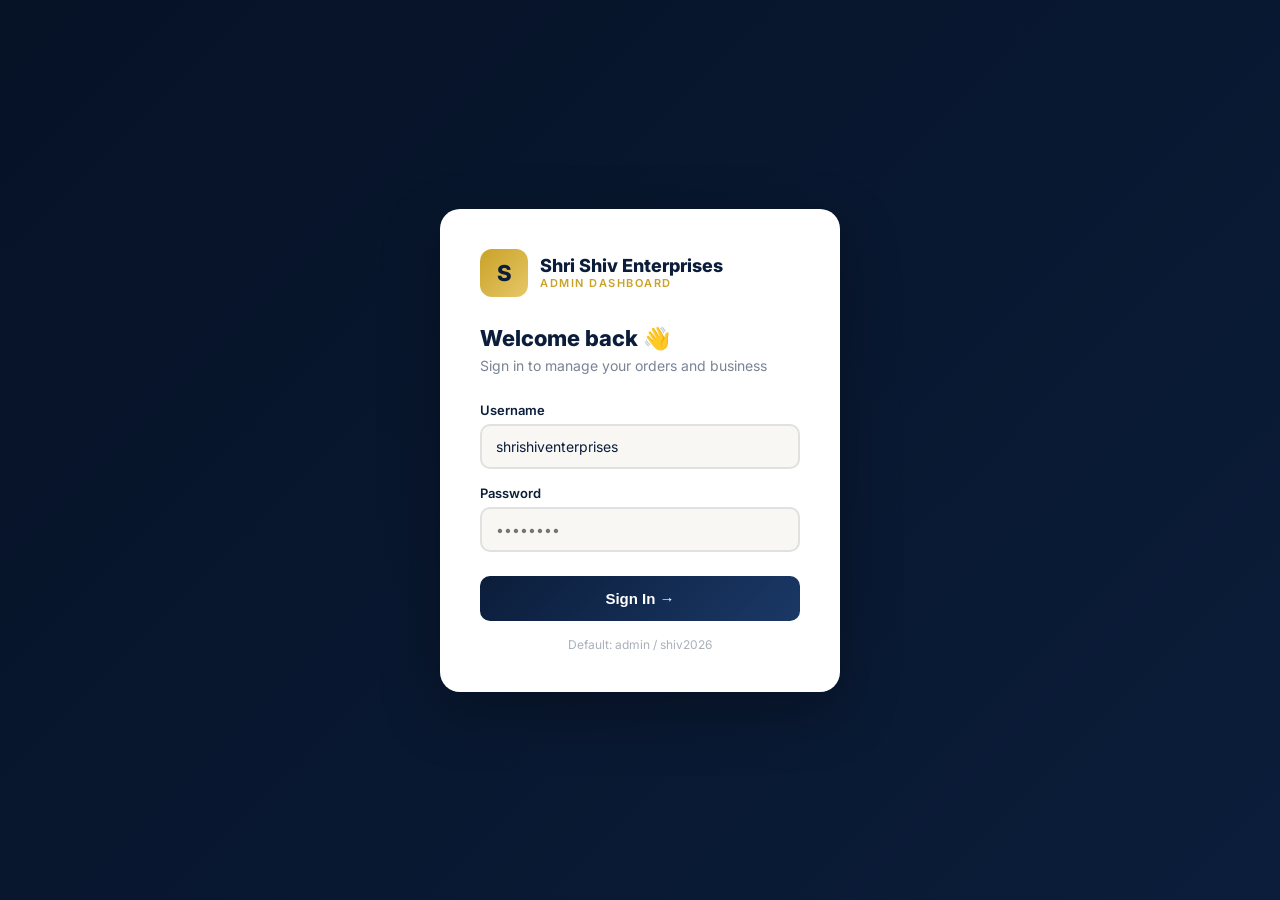
<file: admin.html>
<!DOCTYPE html>
<html lang="en">
<head>
<meta charset="UTF-8"/>
<meta name="viewport" content="width=device-width,initial-scale=1"/>
<title>Admin Dashboard — Shri Shiv Enterprises</title>
<link href="https://fonts.googleapis.com/css2?family=Inter:wght@400;500;600;700;800&display=swap" rel="stylesheet"/>
<style>
*,*::before,*::after{box-sizing:border-box;margin:0;padding:0}
:root{--navy:#0b1d3a;--gold:#c9a227;--bg:#f8f7f3;--white:#fff;--border:rgba(11,29,58,0.1);--green:#10b981;--red:#ef4444;--orange:#f59e0b}
body{font-family:'Inter',sans-serif;background:var(--bg);color:var(--navy)}

/* LOGIN */
.login-page{min-height:100vh;display:flex;align-items:center;justify-content:center;background:linear-gradient(135deg,#061226,#0b1d3a)}
.login-card{background:white;border-radius:20px;padding:40px;width:100%;max-width:400px;box-shadow:0 20px 60px rgba(0,0,0,.3)}
.login-logo{display:flex;align-items:center;gap:12px;margin-bottom:28px}
.login-logo-box{width:48px;height:48px;border-radius:12px;background:linear-gradient(135deg,#c9a227,#e7c768);display:flex;align-items:center;justify-content:center;font-size:22px;font-weight:800;color:var(--navy)}
.login-logo-text h2{font-size:18px;font-weight:800;color:var(--navy)}
.login-logo-text p{font-size:11px;color:#c9a227;font-weight:600;text-transform:uppercase;letter-spacing:1.5px}
.login-title{font-size:22px;font-weight:800;color:var(--navy);margin-bottom:6px}
.login-sub{font-size:14px;color:rgba(11,29,58,.55);margin-bottom:28px}
.form-group{margin-bottom:16px}
.form-label{display:block;font-size:13px;font-weight:600;color:var(--navy);margin-bottom:6px}
.form-input{width:100%;padding:12px 14px;border:2px solid var(--border);border-radius:10px;font-size:14px;color:var(--navy);background:var(--bg);outline:none;transition:border .2s;font-family:inherit}
.form-input:focus{border-color:var(--gold);background:white}
.login-btn{width:100%;padding:14px;background:linear-gradient(135deg,var(--navy),#1a3866);color:white;border-radius:10px;font-size:15px;font-weight:700;margin-top:8px;cursor:pointer;border:none;transition:all .2s}
.login-btn:hover{opacity:.9;transform:translateY(-1px)}
.login-err{color:#ef4444;font-size:13px;margin-top:8px;display:none}

/* DASHBOARD */
.dashboard{display:none}
.topbar{background:white;border-bottom:1px solid var(--border);padding:14px 24px;display:flex;align-items:center;justify-content:space-between;position:sticky;top:0;z-index:100;box-shadow:0 1px 8px rgba(0,0,0,.06)}
.topbar-left{display:flex;align-items:center;gap:12px}
.topbar-logo{width:38px;height:38px;border-radius:10px;background:linear-gradient(135deg,#c9a227,#e7c768);display:flex;align-items:center;justify-content:center;font-size:18px;font-weight:800;color:var(--navy)}
.topbar-title{font-size:16px;font-weight:800;color:var(--navy)}
.topbar-sub{font-size:12px;color:rgba(11,29,58,.4);font-weight:500}
.topbar-right{display:flex;align-items:center;gap:12px}
.admin-badge{background:rgba(201,162,39,.1);color:var(--gold);font-size:12px;font-weight:700;padding:5px 12px;border-radius:20px;border:1px solid rgba(201,162,39,.2)}
.logout-btn{padding:8px 16px;border:1.5px solid var(--border);border-radius:8px;font-size:13px;font-weight:600;color:rgba(11,29,58,.6);cursor:pointer;background:white;transition:all .2s}
.logout-btn:hover{border-color:var(--navy);color:var(--navy)}

.main{max-width:1200px;margin:0 auto;padding:28px 20px}

/* STATS */
.stats-grid{display:grid;grid-template-columns:repeat(2,1fr);gap:16px;margin-bottom:28px}
@media(min-width:768px){.stats-grid{grid-template-columns:repeat(4,1fr)}}
.stat-card{background:white;border-radius:16px;padding:20px;border:1px solid var(--border);box-shadow:0 2px 8px rgba(0,0,0,.04)}
.stat-icon{width:44px;height:44px;border-radius:12px;display:flex;align-items:center;justify-content:center;font-size:20px;margin-bottom:12px}
.stat-num{font-size:28px;font-weight:800;color:var(--navy);line-height:1}
.stat-label{font-size:13px;color:rgba(11,29,58,.5);margin-top:4px;font-weight:500}
.stat-change{font-size:11px;font-weight:700;margin-top:6px;padding:2px 8px;border-radius:20px;display:inline-block}
.stat-up{background:#d1fae5;color:#059669}
.stat-down{background:#fee2e2;color:#dc2626}

/* TABS */
.tabs{display:flex;gap:4px;background:white;border-radius:12px;padding:6px;border:1px solid var(--border);margin-bottom:24px;overflow-x:auto}
.tab{padding:10px 20px;border-radius:8px;font-size:14px;font-weight:600;cursor:pointer;white-space:nowrap;transition:all .2s;color:rgba(11,29,58,.5)}
.tab.active{background:var(--navy);color:white}

/* TABLE */
.table-card{background:white;border-radius:16px;border:1px solid var(--border);overflow:hidden;box-shadow:0 2px 8px rgba(0,0,0,.04)}
.table-header{padding:20px 24px;border-bottom:1px solid var(--border);display:flex;justify-content:space-between;align-items:center;flex-wrap:wrap;gap:12px}
.table-header h3{font-size:16px;font-weight:700;color:var(--navy)}
.table-search{padding:9px 14px;border:1.5px solid var(--border);border-radius:8px;font-size:14px;outline:none;width:220px}
.table-search:focus{border-color:var(--gold)}
table{width:100%;border-collapse:collapse}
th{background:var(--bg);padding:12px 16px;text-align:left;font-size:12px;font-weight:700;text-transform:uppercase;letter-spacing:.5px;color:rgba(11,29,58,.5);border-bottom:1px solid var(--border)}
td{padding:14px 16px;font-size:14px;border-bottom:1px solid rgba(11,29,58,.04)}
tr:last-child td{border-bottom:none}
tr:hover td{background:rgba(11,29,58,.02)}
.status-badge{padding:4px 10px;border-radius:20px;font-size:11px;font-weight:700}
.status-paid{background:#d1fae5;color:#059669}
.status-cod{background:#fef3c7;color:#d97706}
.status-pending{background:#fee2e2;color:#dc2626}
.view-btn{padding:6px 14px;border-radius:7px;font-size:12px;font-weight:600;cursor:pointer;background:rgba(11,29,58,.06);color:var(--navy);border:none;transition:all .2s}
.view-btn:hover{background:var(--navy);color:white}

/* ORDER DETAIL MODAL */
.modal-overlay{position:fixed;inset:0;background:rgba(0,0,0,.5);z-index:200;display:none;align-items:center;justify-content:center;padding:20px}
.modal-overlay.open{display:flex}
.modal{background:white;border-radius:20px;padding:32px;width:100%;max-width:560px;max-height:90vh;overflow-y:auto}
.modal h3{font-size:20px;font-weight:800;color:var(--navy);margin-bottom:20px}
.modal-close{float:right;cursor:pointer;font-size:22px;color:rgba(11,29,58,.4);margin-top:-4px}
.detail-grid{display:grid;grid-template-columns:1fr 1fr;gap:12px;margin-bottom:20px}
.detail-item{background:var(--bg);border-radius:10px;padding:14px}
.detail-label{font-size:11px;font-weight:700;text-transform:uppercase;letter-spacing:.5px;color:rgba(11,29,58,.4);margin-bottom:4px}
.detail-value{font-size:14px;font-weight:600;color:var(--navy)}
.products-list{background:var(--bg);border-radius:10px;padding:14px;margin-bottom:16px}
.products-list h4{font-size:12px;font-weight:700;text-transform:uppercase;letter-spacing:.5px;color:rgba(11,29,58,.4);margin-bottom:10px}
.product-item{font-size:14px;padding:6px 0;border-bottom:1px solid var(--border);display:flex;justify-content:space-between}
.product-item:last-child{border:none}
.modal-actions{display:flex;gap:10px;flex-wrap:wrap}
.modal-btn{padding:10px 20px;border-radius:8px;font-size:14px;font-weight:700;cursor:pointer;transition:all .2s;border:none}
.modal-btn-primary{background:var(--navy);color:white}
.modal-btn-gold{background:linear-gradient(135deg,var(--gold),#e7c768);color:var(--navy)}
.modal-btn-outline{background:white;color:var(--navy);border:1.5px solid var(--border)}

/* EMPTY STATE */
.empty-state{text-align:center;padding:60px 20px;color:rgba(11,29,58,.4)}
.empty-icon{font-size:48px;margin-bottom:12px}

/* SUMMARY CHARTS */
.charts-grid{display:grid;grid-template-columns:1fr;gap:16px;margin-bottom:28px}
@media(min-width:768px){.charts-grid{grid-template-columns:1fr 1fr}}
.chart-card{background:white;border-radius:16px;padding:20px;border:1px solid var(--border);box-shadow:0 2px 8px rgba(0,0,0,.04)}
.chart-card h4{font-size:15px;font-weight:700;color:var(--navy);margin-bottom:16px}
.bar-item{margin-bottom:12px}
.bar-label{display:flex;justify-content:space-between;font-size:13px;margin-bottom:5px}
.bar-label span:first-child{font-weight:500;color:var(--navy)}
.bar-label span:last-child{font-weight:700;color:var(--navy)}
.bar-track{background:var(--bg);border-radius:100px;height:8px;overflow:hidden}
.bar-fill{height:100%;border-radius:100px;background:linear-gradient(90deg,var(--gold),#e7c768);transition:width .6s ease}
.recent-activity{background:white;border-radius:16px;padding:20px;border:1px solid var(--border);box-shadow:0 2px 8px rgba(0,0,0,.04)}
.activity-item{display:flex;align-items:flex-start;gap:12px;padding:12px 0;border-bottom:1px solid var(--border)}
.activity-item:last-child{border:none}
.activity-dot{width:10px;height:10px;border-radius:50%;flex-shrink:0;margin-top:4px}
.dot-green{background:var(--green)}
.dot-gold{background:var(--gold)}
.activity-text{font-size:13px;color:var(--navy);flex:1}
.activity-time{font-size:11px;color:rgba(11,29,58,.4)}

/* SETTINGS */
.settings-grid{display:grid;grid-template-columns:1fr;gap:16px}
@media(min-width:768px){.settings-grid{grid-template-columns:1fr 1fr}}
.settings-card{background:white;border-radius:16px;padding:24px;border:1px solid var(--border)}
.settings-card h4{font-size:15px;font-weight:700;color:var(--navy);margin-bottom:16px;padding-bottom:12px;border-bottom:1px solid var(--border)}
.settings-row{display:flex;justify-content:space-between;align-items:center;padding:10px 0;border-bottom:1px solid rgba(11,29,58,.04)}
.settings-row:last-child{border:none}
.settings-row-label{font-size:14px;font-weight:500;color:var(--navy)}
.settings-row-val{font-size:13px;color:rgba(11,29,58,.55)}
.toggle{width:44px;height:24px;border-radius:12px;background:#e5e7eb;cursor:pointer;position:relative;transition:background .2s;flex-shrink:0}
.toggle.on{background:var(--green)}
.toggle::after{content:'';position:absolute;top:3px;left:3px;width:18px;height:18px;border-radius:50%;background:white;transition:left .2s;box-shadow:0 1px 4px rgba(0,0,0,.2)}
.toggle.on::after{left:23px}

@media(max-width:600px){
.stats-grid{grid-template-columns:repeat(2,1fr)}
.detail-grid{grid-template-columns:1fr}
table{font-size:13px}
td,th{padding:10px 12px}
}
</style>
</head>
<body>

<!-- LOGIN -->
<div class="login-page" id="loginPage">
  <div class="login-card">
    <div class="login-logo">
      <div class="login-logo-box">S</div>
      <div class="login-logo-text"><h2>Shri Shiv Enterprises</h2><p>Admin Dashboard</p></div>
    </div>
    <h2 class="login-title">Welcome back 👋</h2>
    <p class="login-sub">Sign in to manage your orders and business</p>
    <div class="form-group">
      <label class="form-label">Username</label>
      <input class="form-input" id="loginUser" type="text" placeholder="shrishiventerprises" value="shrishiventerprises"/>
    </div>
    <div class="form-group">
      <label class="form-label">Password</label>
      <input class="form-input" id="loginPass" type="password" placeholder="••••••••" onkeydown="if(event.key==='Enter')doLogin()"/>
    </div>
    <button class="login-btn" onclick="doLogin()">Sign In →</button>
    <p class="login-err" id="loginErr">❌ Wrong credentials. Try shrishiventerprises / shiv2026</p>
    <p style="font-size:12px;color:rgba(11,29,58,.35);margin-top:16px;text-align:center">Default: admin / shiv2026</p>
  </div>
</div>

<!-- DASHBOARD -->
<div class="dashboard" id="dashboardPage">
  <div class="topbar">
    <div class="topbar-left">
      <div class="topbar-logo">S</div>
      <div>
        <div class="topbar-title">Shri Shiv Admin</div>
        <div class="topbar-sub">Dashboard</div>
      </div>
    </div>
    <div class="topbar-right">
      <span class="admin-badge">👤 Admin</span>
      <button class="logout-btn" onclick="doLogout()">Logout</button>
    </div>
  </div>

  <div class="main">
    <!-- TABS -->
    <div class="tabs">
      <div class="tab active" onclick="switchTab('overview',this)">📊 Overview</div>
      <div class="tab" onclick="switchTab('orders',this)">📦 Orders</div>
      <div class="tab" onclick="switchTab('products',this)">📓 Products</div>
      <div class="tab" onclick="switchTab('settings',this)">⚙️ Settings</div>
    </div>

    <!-- OVERVIEW TAB -->
    <div id="tab-overview">
      <div class="stats-grid" id="statsGrid"></div>
      <div class="charts-grid">
        <div class="chart-card">
          <h4>📈 Sales by Category</h4>
          <div id="categoryChart"></div>
        </div>
        <div class="chart-card">
          <h4>🕐 Recent Activity</h4>
          <div id="recentActivity"></div>
        </div>
      </div>
    </div>

    <!-- ORDERS TAB -->
    <div id="tab-orders" style="display:none">
      <div class="table-card">
        <div class="table-header">
          <h3>📦 All Orders</h3>
          <input class="table-search" id="orderSearch" placeholder="Search orders..." oninput="renderOrdersTable()"/>
        </div>
        <div style="overflow-x:auto">
          <table>
            <thead><tr><th>Order ID</th><th>Customer</th><th>Products</th><th>Total</th><th>Payment</th><th>Status</th><th>Action</th></tr></thead>
            <tbody id="ordersTableBody"></tbody>
          </table>
        </div>
      </div>
    </div>

    <!-- PRODUCTS TAB -->
    <div id="tab-products" style="display:none">
      <div class="table-card">
        <div class="table-header">
          <h3>📓 Product Performance</h3>
          <span style="font-size:13px;color:rgba(11,29,58,.5)">Based on orders received</span>
        </div>
        <div style="overflow-x:auto">
          <table>
            <thead><tr><th>Product</th><th>Category</th><th>Price</th><th>Orders</th><th>Revenue</th><th>Status</th></tr></thead>
            <tbody id="productsTableBody"></tbody>
          </table>
        </div>
      </div>
    </div>

    <!-- SETTINGS TAB -->
    <div id="tab-settings" style="display:none">
      <div class="settings-grid">
        <div class="settings-card">
          <h4>🏪 Business Info</h4>
          <div class="settings-row"><span class="settings-row-label">Company</span><span class="settings-row-val">Shri Shiv Enterprises</span></div>
          <div class="settings-row"><span class="settings-row-label">GSTIN</span><span class="settings-row-val">09BYUPP5969E2ZF</span></div>
          <div class="settings-row"><span class="settings-row-label">Phone</span><span class="settings-row-val">+91 6393539533</span></div>
          <div class="settings-row"><span class="settings-row-label">Email</span><span class="settings-row-val">shrishiventerprises2025@gmail.com</span></div>
          <div class="settings-row"><span class="settings-row-label">Address</span><span class="settings-row-val">Khadepur, Kanpur UP</span></div>
        </div>
        <div class="settings-card">
          <h4>🔔 Notifications</h4>
          <div class="settings-row"><span class="settings-row-label">WhatsApp Alerts</span><div class="toggle on" onclick="this.classList.toggle('on')"></div></div>
          <div class="settings-row"><span class="settings-row-label">Email Alerts</span><div class="toggle on" onclick="this.classList.toggle('on')"></div></div>
          <div class="settings-row"><span class="settings-row-label">New Order Sound</span><div class="toggle on" onclick="this.classList.toggle('on')"></div></div>
          <div class="settings-row"><span class="settings-row-label">Daily Reports</span><div class="toggle" onclick="this.classList.toggle('on')"></div></div>
        </div>
        <div class="settings-card">
          <h4>💳 Payment Settings</h4>
          <div class="settings-row"><span class="settings-row-label">Razorpay</span><span class="settings-row-val" style="color:var(--green);font-weight:700">Demo Mode</span></div>
          <div class="settings-row"><span class="settings-row-label">Cash on Delivery</span><span class="settings-row-val" style="color:var(--green);font-weight:700">Active ✓</span></div>
          <div class="settings-row"><span class="settings-row-label">Free Shipping Above</span><span class="settings-row-val">₹999</span></div>
          <div class="settings-row"><span class="settings-row-label">GST Rate</span><span class="settings-row-val">12%</span></div>
        </div>
        <div class="settings-card">
          <h4>🔗 Quick Links</h4>
          <div class="settings-row"><a href="/" target="_blank" style="color:var(--gold);font-weight:600;font-size:14px">🌐 View Website →</a></div>
          <div class="settings-row"><span class="settings-row-label">Export Orders (CSV)</span><button onclick="exportCSV()" style="background:var(--navy);color:white;padding:6px 14px;border-radius:7px;font-size:12px;font-weight:600;cursor:pointer;border:none">Export</button></div>
          <div class="settings-row"><span class="settings-row-label">Clear Demo Orders</span><button onclick="clearOrders()" style="background:#fee2e2;color:#dc2626;padding:6px 14px;border-radius:7px;font-size:12px;font-weight:600;cursor:pointer;border:none">Clear</button></div>
        </div>
      </div>
    </div>
  </div>
</div>

<!-- ORDER DETAIL MODAL -->
<div class="modal-overlay" id="modalOverlay" onclick="closeModal(event)">
  <div class="modal" id="modalContent"></div>
</div>

<script>
// ===== AUTH =====
function doLogin(){
  const u=document.getElementById('loginUser').value.trim();
  const p=document.getElementById('loginPass').value.trim();
  if((u==='shrishiventerprises'&&p==='shiv2026')||(u==='admin'&&p==='shiv2026')){
    document.getElementById('loginPage').style.display='none';
    document.getElementById('dashboardPage').style.display='block';
    loadDashboard();
  } else {
    document.getElementById('loginErr').style.display='block';
  }
}
function doLogout(){
  document.getElementById('loginPage').style.display='flex';
  document.getElementById('dashboardPage').style.display='none';
}

// ===== DEMO ORDERS DATA =====
const DEMO_ORDERS = [
  {id:'SSE001',name:'Rajesh Kumar',phone:'+91 98765 43210',email:'rajesh@example.com',city:'Delhi',state:'Delhi',address:'12 Chandni Chowk, Delhi',products:'Premium School Notebook 200 Pages x2, Single Line Exercise Book x5',total:328,payment:'Online (Razorpay)',status:'Paid',date:'2026-06-30 11:45'},
  {id:'SSE002',name:'Anita Sharma',phone:'+91 87654 32109',email:'anita@dpslucknow.edu',city:'Lucknow',state:'UP',address:'DPS School, Gomti Nagar, Lucknow',products:'School Notebook Bundle (Pack of 12) x3',total:1797,payment:'Online (Razorpay)',status:'Paid',date:'2026-06-30 11:30'},
  {id:'SSE003',name:'Suresh Patel',phone:'+91 76543 21098',email:'suresh@example.com',city:'Mumbai',state:'Maharashtra',address:'45 Link Road, Andheri West, Mumbai',products:'A4 Hardbound Notebook 192 Pages x10',total:1508,payment:'Cash on Delivery',status:'Pending',date:'2026-06-30 10:55'},
  {id:'SSE004',name:'Megha Reddy',phone:'+91 65432 10987',email:'procurement@itcorp.com',city:'Hyderabad',state:'Telangana',address:'IT Park, Hitech City, Hyderabad',products:'Office Register 384 Pages x20, A4 Spiral Notebook x15',total:5650,payment:'Online (Razorpay)',status:'Paid',date:'2026-06-30 10:20'},
  {id:'SSE005',name:'Vikram Singh',phone:'+91 54321 09876',email:'vikram@example.com',city:'Kanpur',state:'UP',address:'Civil Lines, Kanpur',products:'Drawing Book A4 Top Spiral x8',total:616,payment:'Cash on Delivery',status:'Pending',date:'2026-06-29 16:40'},
  {id:'SSE006',name:'Priya Gupta',phone:'+91 43210 98765',email:'priya@example.com',city:'Agra',state:'UP',address:'Taj Ganj, Agra',products:'Single Line Exercise Book 172 Pages x12',total:578,payment:'Online (Razorpay)',status:'Paid',date:'2026-06-29 14:15'},
];

const PRODUCTS_DATA = [
  {name:'Premium School Notebook 200 Pages',cat:'School Notebooks',price:65,orders:48,revenue:3120},
  {name:'Single Line Exercise Book 172 Pages',cat:'Exercise Books',price:42,orders:67,revenue:2814},
  {name:'School Notebook Bundle (Pack of 12)',cat:'School Notebooks',price:599,orders:23,revenue:13777},
  {name:'A4 Hardbound Notebook 192 Pages',cat:'A4 Notebooks',price:145,orders:35,revenue:5075},
  {name:'Office Register 384 Pages',cat:'Office Registers',price:220,orders:29,revenue:6380},
  {name:'Drawing Book A4 Top Spiral',cat:'Drawing Books',price:75,orders:41,revenue:3075},
];

let allOrders = [...DEMO_ORDERS];

// Load real orders from GitHub orders.json
function loadRealOrders() {
  fetch('https://raw.githubusercontent.com/shrishivnterprises/shrishiventerprises-website/main/orders.json?t=' + Date.now())
    .then(r => r.json())
    .then(data => {
      const real = (data.orders || []).map(o => ({
        id: o.id || 'N/A',
        name: o.name || 'N/A',
        phone: o.phone || 'N/A',
        email: o.email || '',
        city: o.city || 'N/A',
        state: o.state || 'N/A',
        address: o.address || 'N/A',
        products: o.products || o.items || 'N/A',
        total: o.total || 0,
        payment: o.payment || 'N/A',
        status: o.status || 'Pending',
        date: o.date || ''
      }));
      allOrders = [...real, ...DEMO_ORDERS];
      loadDashboard();
      console.log('✅ Loaded', real.length, 'real orders from GitHub');
    })
    .catch(e => {
      console.log('Using demo orders only:', e);
      loadDashboard();
    });
}

// ===== TABS =====
function switchTab(name, el){
  document.querySelectorAll('.tab').forEach(t=>t.classList.remove('active'));
  el.classList.add('active');
  ['overview','orders','products','settings'].forEach(t=>{
    document.getElementById('tab-'+t).style.display = t===name?'block':'none';
  });
}

// ===== LOAD DASHBOARD =====
function loadDashboard(){
  renderStats();
  renderCategoryChart();
  renderActivity();
  renderOrdersTable();
  renderProductsTable();
}

function renderStats(){
  const total = allOrders.length;
  const revenue = allOrders.filter(o=>o.status==='Paid').reduce((a,b)=>a+b.total,0);
  const pending = allOrders.filter(o=>o.status==='Pending').length;
  const cities = new Set(allOrders.map(o=>o.city)).size;
  document.getElementById('statsGrid').innerHTML = `
    <div class="stat-card"><div class="stat-icon" style="background:#dbeafe">📦</div><div class="stat-num">${total}</div><div class="stat-label">Total Orders</div><span class="stat-change stat-up">+${Math.floor(total*.2)} today</span></div>
    <div class="stat-card"><div class="stat-icon" style="background:#d1fae5">💰</div><div class="stat-num">₹${revenue.toLocaleString()}</div><div class="stat-label">Revenue (Paid)</div><span class="stat-change stat-up">GST incl.</span></div>
    <div class="stat-card"><div class="stat-icon" style="background:#fef3c7">⏳</div><div class="stat-num">${pending}</div><div class="stat-label">Pending Orders</div><span class="stat-change stat-down">Need attention</span></div>
    <div class="stat-card"><div class="stat-icon" style="background:#ede9fe">🗺️</div><div class="stat-num">${cities}</div><div class="stat-label">Cities Reached</div><span class="stat-change stat-up">Pan-India</span></div>`;
}

function renderCategoryChart(){
  const cats = {};
  allOrders.forEach(o=>{
    o.products.split(', ').forEach(p=>{
      const name = p.split(' x')[0];
      cats[name] = (cats[name]||0) + 1;
    });
  });
  const sorted = Object.entries(cats).sort((a,b)=>b[1]-a[1]).slice(0,5);
  const max = sorted[0]?.[1]||1;
  document.getElementById('categoryChart').innerHTML = sorted.map(([name,count])=>`
    <div class="bar-item">
      <div class="bar-label"><span>${name.length>28?name.slice(0,28)+'...':name}</span><span>${count} orders</span></div>
      <div class="bar-track"><div class="bar-fill" style="width:${(count/max)*100}%"></div></div>
    </div>`).join('');
}

function renderActivity(){
  document.getElementById('recentActivity').innerHTML = allOrders.slice(0,5).map(o=>`
    <div class="activity-item">
      <div class="activity-dot ${o.status==='Paid'?'dot-green':'dot-gold'}"></div>
      <div class="activity-text"><strong>${o.name}</strong> from ${o.city} placed an order of <strong>₹${o.total}</strong></div>
      <div class="activity-time">${o.date.split(' ')[1]}</div>
    </div>`).join('');
}

function renderOrdersTable(){
  const q = (document.getElementById('orderSearch')?.value||'').toLowerCase();
  const filtered = allOrders.filter(o=>
    o.id.toLowerCase().includes(q)||o.name.toLowerCase().includes(q)||
    o.city.toLowerCase().includes(q)||o.products.toLowerCase().includes(q)
  );
  const tbody = document.getElementById('ordersTableBody');
  if(!filtered.length){tbody.innerHTML=`<tr><td colspan="7"><div class="empty-state"><div class="empty-icon">📭</div><p>No orders found</p></div></td></tr>`;return;}
  tbody.innerHTML = filtered.map(o=>`
    <tr>
      <td><strong style="color:var(--gold)">#${o.id}</strong></td>
      <td><div style="font-weight:600">${o.name}</div><div style="font-size:12px;color:rgba(11,29,58,.45)">${o.phone}</div></td>
      <td style="max-width:180px"><div style="white-space:nowrap;overflow:hidden;text-overflow:ellipsis;max-width:160px">${o.products}</div></td>
      <td><strong>₹${o.total}</strong></td>
      <td style="font-size:12px">${o.payment}</td>
      <td><span class="status-badge ${(o.status.includes('Paid')||o.status==='Paid')?'status-paid':(o.status.includes('Pending')||o.status==='Pending')?'status-pending':'status-cod'}">${o.status}</span></td>
      <td><button class="view-btn" onclick="viewOrder('${o.id}')">View</button></td>
    </tr>`).join('');
}

function renderProductsTable(){
  document.getElementById('productsTableBody').innerHTML = PRODUCTS_DATA.map(p=>`
    <tr>
      <td><strong>${p.name}</strong></td>
      <td><span style="background:rgba(201,162,39,.1);color:var(--gold);padding:3px 8px;border-radius:20px;font-size:12px;font-weight:600">${p.cat}</span></td>
      <td>₹${p.price}</td>
      <td>${p.orders}</td>
      <td><strong>₹${p.revenue.toLocaleString()}</strong></td>
      <td><span class="status-badge status-paid">In Stock</span></td>
    </tr>`).join('');
}

// ===== ORDER DETAIL =====
function viewOrder(id){
  const o = allOrders.find(x=>x.id===id);
  if(!o)return;
  document.getElementById('modalContent').innerHTML = `
    <div><span class="modal-close" onclick="document.getElementById('modalOverlay').classList.remove('open')">✕</span>
    <h3>Order #${o.id}</h3>
    <div class="detail-grid">
      <div class="detail-item"><div class="detail-label">Customer</div><div class="detail-value">${o.name}</div></div>
      <div class="detail-item"><div class="detail-label">Phone</div><div class="detail-value"><a href="tel:${o.phone}" style="color:var(--gold)">${o.phone}</a></div></div>
      <div class="detail-item"><div class="detail-label">Email</div><div class="detail-value" style="word-break:break-all;font-size:13px">${o.email}</div></div>
      <div class="detail-item"><div class="detail-label">City / State</div><div class="detail-value">${o.city}, ${o.state}</div></div>
      <div class="detail-item" style="grid-column:1/-1"><div class="detail-label">Shipping Address</div><div class="detail-value">${o.address}</div></div>
      <div class="detail-item"><div class="detail-label">Payment</div><div class="detail-value">${o.payment}</div></div>
      <div class="detail-item"><div class="detail-label">Status</div><div class="detail-value"><span class="status-badge ${o.status.includes('Paid')?'status-paid':'status-pending'}">${o.status}</span></div></div>
      <div class="detail-item"><div class="detail-label">Order Total</div><div class="detail-value" style="font-size:20px;color:var(--gold)">₹${o.total}</div></div>
      <div class="detail-item"><div class="detail-label">Date & Time</div><div class="detail-value">${o.date}</div></div>
    </div>
    <div class="products-list">
      <h4>Products Ordered</h4>
      ${o.products.split(', ').map(p=>{
        const parts=p.split(' x');
        return`<div class="product-item"><span>${parts[0]}</span><span style="font-weight:700">x${parts[1]||1}</span></div>`;
      }).join('')}
    </div>
    <div class="modal-actions">
      <button class="modal-btn modal-btn-gold" onclick="callCustomer('${o.phone}')">📞 Call</button>
      <button class="modal-btn modal-btn-primary" onclick="waCustomer('${o.phone}','${o.id}','${o.name}')">💬 WhatsApp</button>
      <button class="modal-btn modal-btn-outline" onclick="document.getElementById('modalOverlay').classList.remove('open')">Close</button>
    </div></div>`;
  document.getElementById('modalOverlay').classList.add('open');
}

function closeModal(e){if(e.target===document.getElementById('modalOverlay'))document.getElementById('modalOverlay').classList.remove('open')}
function callCustomer(p){window.open('tel:'+p)}
function waCustomer(p,id,name){window.open(`https://wa.me/${p.replace(/\D/g,'')}?text=Hello%20${encodeURIComponent(name)}!%20Your%20Shri%20Shiv%20Enterprises%20order%20%23${id}%20has%20been%20confirmed.%20We%20will%20dispatch%20it%20soon!`,'_blank')}

// ===== EXPORT CSV =====
function exportCSV(){
  const rows=[['Order ID','Customer','Phone','Email','City','State','Products','Total','Payment','Status','Date']];
  allOrders.forEach(o=>rows.push([o.id,o.name,o.phone,o.email,o.city,o.state,`"${o.products}"`,o.total,o.payment,o.status,o.date]));
  const csv=rows.map(r=>r.join(',')).join('\n');
  const blob=new Blob([csv],{type:'text/csv'});
  const url=URL.createObjectURL(blob);
  const a=document.createElement('a');a.href=url;a.download='shrishiv_orders_'+new Date().toISOString().split('T')[0]+'.csv';a.click();
  URL.revokeObjectURL(url);
}

function clearOrders(){
  if(confirm('Refresh orders from server?')){
    loadRealOrders(); return; allOrders = [];
    loadDashboard();
  }
}

// Auto-login check
if(sessionStorage.getItem('sse_admin')==='1'){
  document.getElementById('loginPage').style.display='none';
  document.getElementById('dashboardPage').style.display='block';
  loadDashboard();
}
document.getElementById('loginPass').addEventListener('keydown',e=>{if(e.key==='Enter')doLogin()});
</script>
</body>
</html>
</file>
